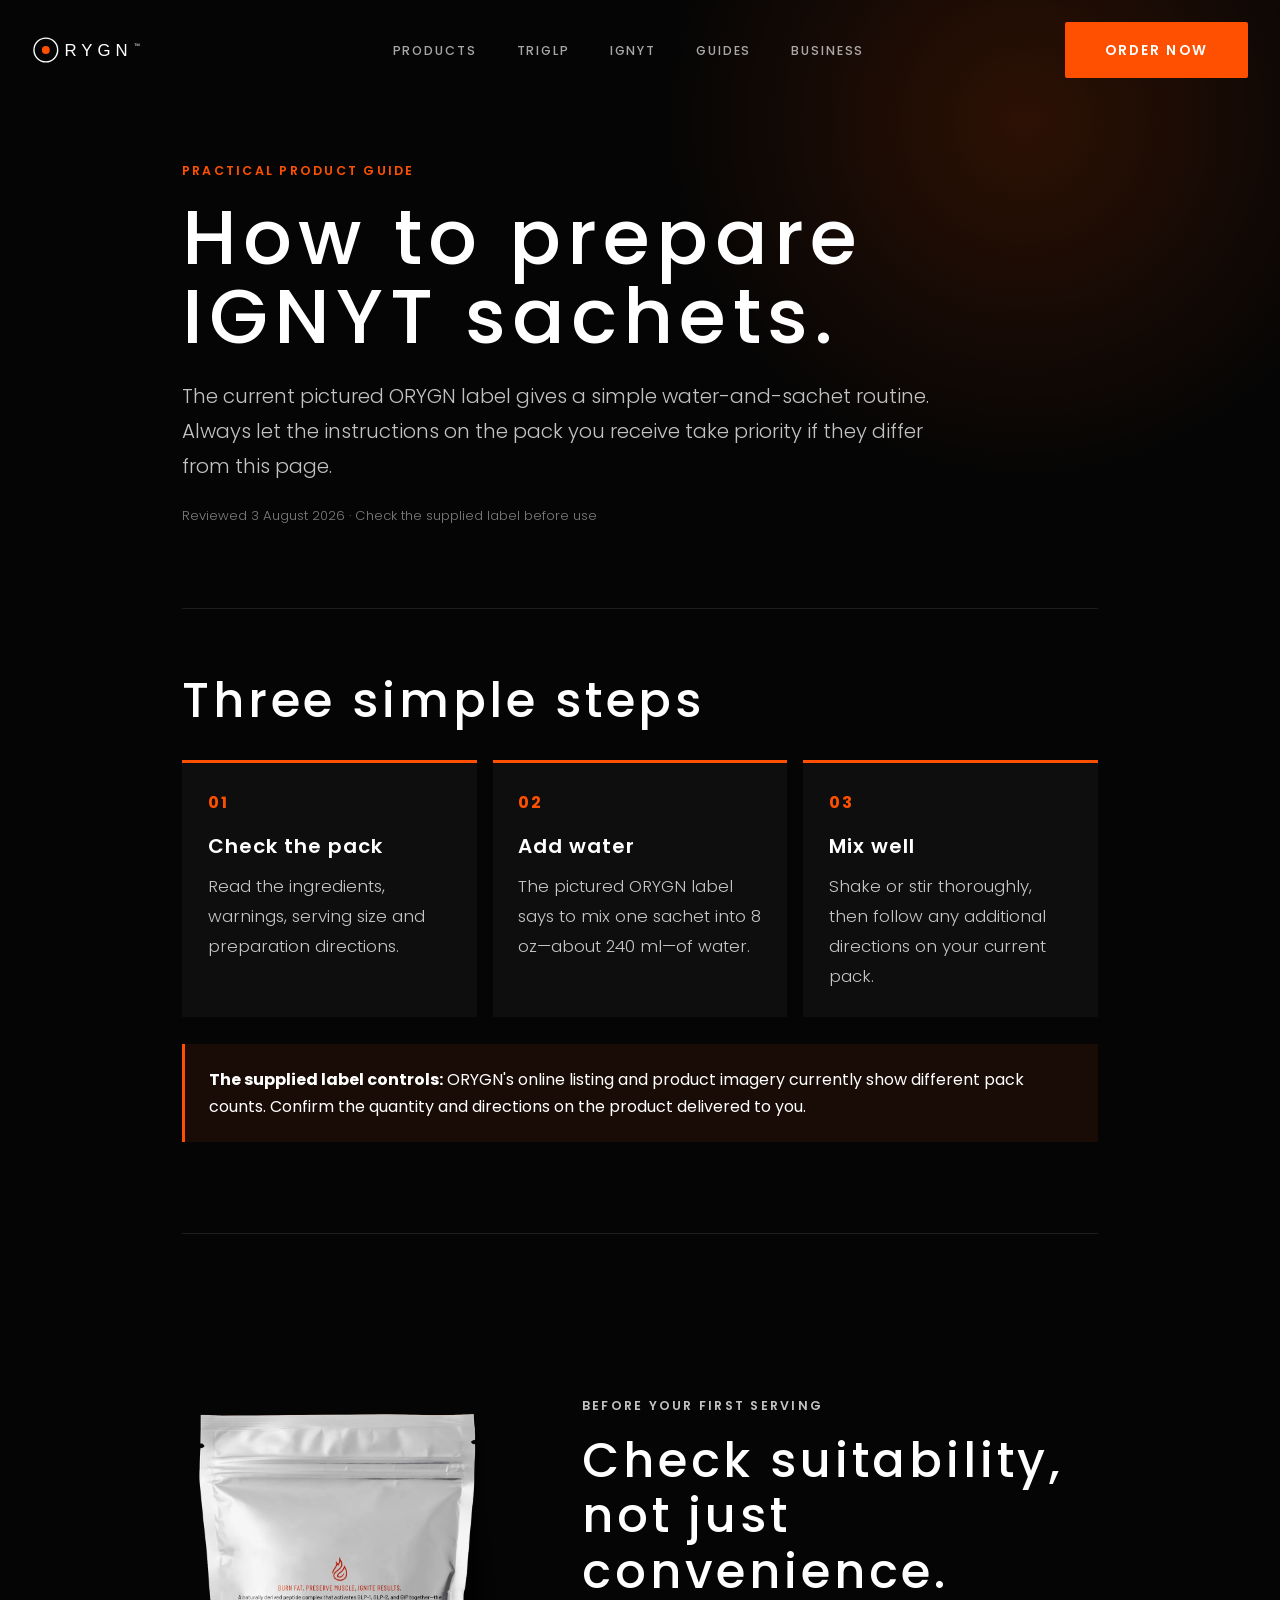
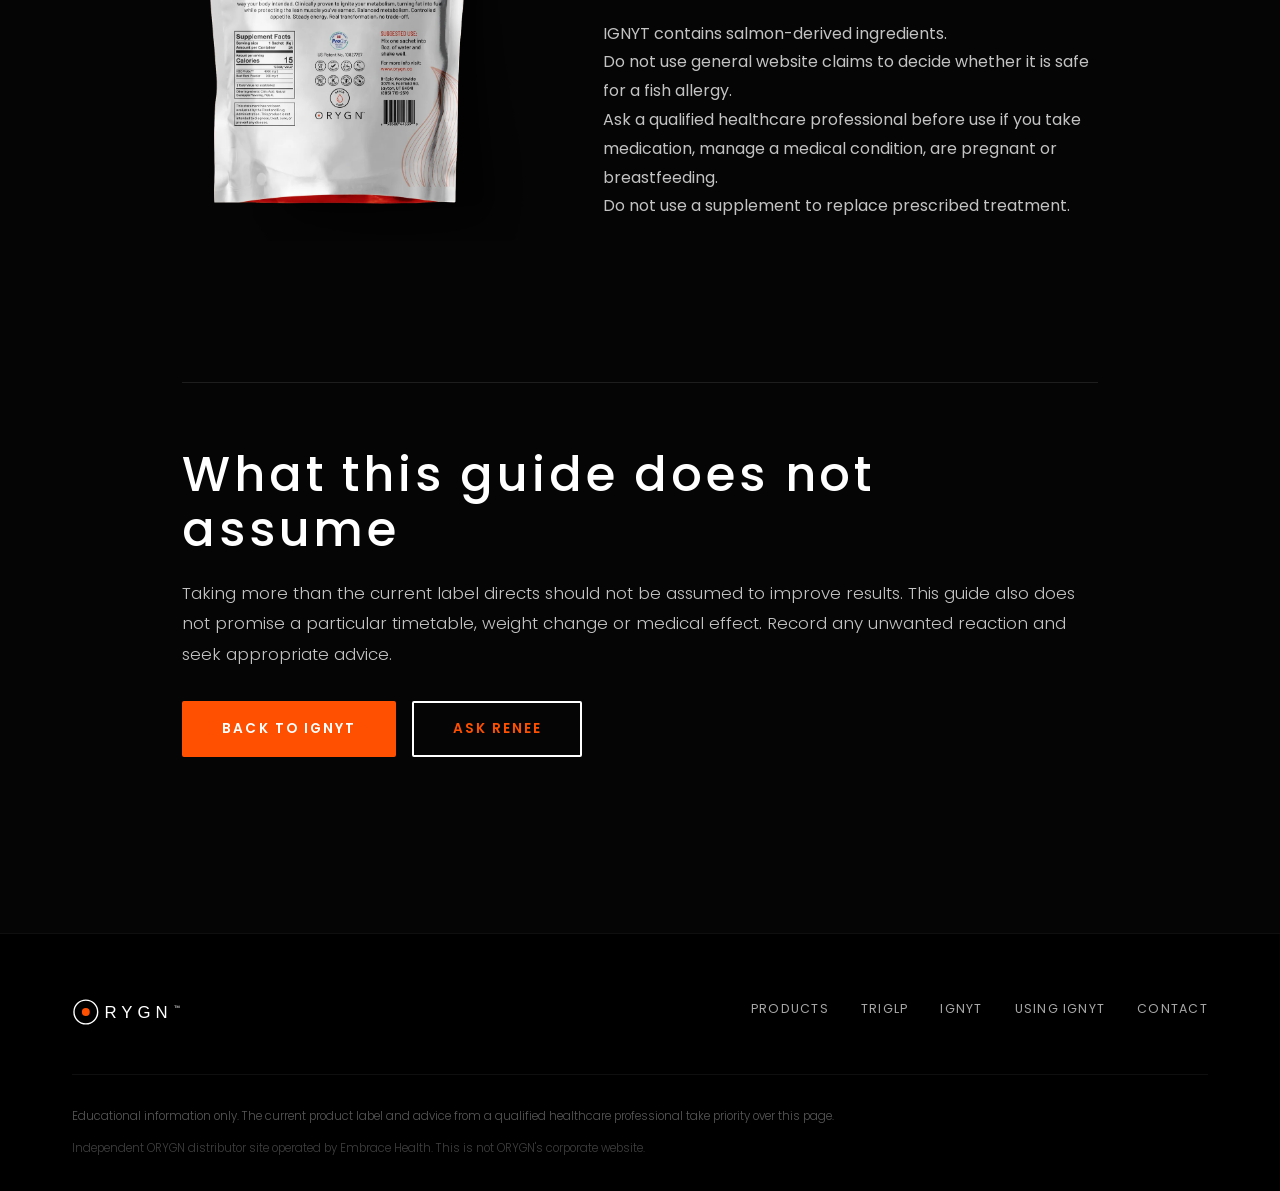
<file: how-to-use-ignyt.html>
<!DOCTYPE html>
<html lang="en"><head><meta charset="UTF-8"><meta name="viewport" content="width=device-width, initial-scale=1.0"><title>How to Use ORYGN IGNYT Sachets | Preparation &amp; Precautions</title><meta name="description" content="How to prepare ORYGN IGNYT sachets using the current label directions, plus storage, allergy and medication precautions."><meta name="author" content="Embrace Health"><meta name="robots" content="index, follow"><link rel="canonical" href="https://triglpwellness.com/how-to-use-ignyt.html"><link rel="icon" href="/favicon.ico" sizes="any"><link rel="stylesheet" href="css/styles.css"><link rel="stylesheet" href="css/guides.css"><script type="application/ld+json">{"@context":"https://schema.org","@type":"HowTo","name":"How to prepare ORYGN IGNYT","description":"Guide based on the current IGNYT pouch label.","dateModified":"2026-08-03","step":[{"@type":"HowToStep","name":"Check the label","text":"Confirm the current ingredients, warnings and directions on the pack supplied."},{"@type":"HowToStep","name":"Add water","text":"The pictured ORYGN label directs users to mix one sachet into 8 ounces, approximately 240 ml, of water."},{"@type":"HowToStep","name":"Mix well","text":"Shake or mix well, then follow any additional directions on the supplied label."}]}</script>  <meta property="og:type" content="website">
  <meta property="og:title" content="How to Use ORYGN IGNYT Sachets | Preparation &amp;amp; Precautions">
  <meta property="og:description" content="How to prepare ORYGN IGNYT sachets using the current label directions, plus storage, allergy and medication precautions.">
  <meta property="og:url" content="https://triglpwellness.com/how-to-use-ignyt.html">
  <meta name="twitter:card" content="summary_large_image">
</head>
<body class="guide-page"><nav class="nav" aria-label="Main navigation"><a href="index.html" class="nav-logo" aria-label="ORYGN home"><img src="assets/logo-orygn.svg" alt="ORYGN"></a><div class="nav-links" role="list"><a href="products.html" role="listitem">Products</a><a href="index.html" role="listitem">triGLP</a><a href="ignyt.html" role="listitem">IGNYT</a><a href="research-guide.html" role="listitem">Guides</a><a href="opportunity.html" role="listitem">Business</a></div><div class="nav-right"><a href="https://embracehealth.orygn.co/" target="_blank" rel="noopener" class="btn btn-primary">Order Now</a><button class="nav-hamburger" aria-label="Open menu" aria-expanded="false"><span></span><span></span><span></span></button></div></nav>
<header class="guide-hero"><div class="container"><p class="guide-kicker">Practical product guide</p><h1>How to prepare IGNYT sachets.</h1><p class="guide-lead">The current pictured ORYGN label gives a simple water-and-sachet routine. Always let the instructions on the pack you receive take priority if they differ from this page.</p><p class="guide-updated">Reviewed 3 August 2026 · Check the supplied label before use</p></div></header>
<main class="guide-main"><div class="container"><section class="guide-section"><h2>Three simple steps</h2><div class="use-steps"><article class="use-step"><span>01</span><h3>Check the pack</h3><p>Read the ingredients, warnings, serving size and preparation directions.</p></article><article class="use-step"><span>02</span><h3>Add water</h3><p>The pictured ORYGN label says to mix one sachet into 8 oz—about 240 ml—of water.</p></article><article class="use-step"><span>03</span><h3>Mix well</h3><p>Shake or stir thoroughly, then follow any additional directions on your current pack.</p></article></div><div class="guide-note"><strong>The supplied label controls:</strong> ORYGN's online listing and product imagery currently show different pack counts. Confirm the quantity and directions on the product delivered to you.</div></section>
<section class="guide-section"><div class="ignyt-split"><img class="ignyt-label-image" src="images/ignyt-back.webp" alt="Back of IGNYT pouch with suggested use and Supplement Facts" loading="lazy" width="1200" height="1200"><div><p class="guide-kicker">Before your first serving</p><h2>Check suitability, not just convenience.</h2><ul><li>IGNYT contains salmon-derived ingredients.</li><li>Do not use general website claims to decide whether it is safe for a fish allergy.</li><li>Ask a qualified healthcare professional before use if you take medication, manage a medical condition, are pregnant or breastfeeding.</li><li>Do not use a supplement to replace prescribed treatment.</li></ul></div></div></section>
<section class="guide-section"><h2>What this guide does not assume</h2><p>Taking more than the current label directs should not be assumed to improve results. This guide also does not promise a particular timetable, weight change or medical effect. Record any unwanted reaction and seek appropriate advice.</p><div class="guide-cta"><a href="ignyt.html" class="btn btn-primary">Back to IGNYT</a><a href="mailto:renee@embracehealth.co.nz" class="btn btn-outline">Ask Renee</a></div></section></div></main>
<footer><div class="container"><div class="footer-top"><a href="index.html" class="footer-logo"><img src="assets/logo-orygn.svg" alt="ORYGN"></a><nav class="footer-links" aria-label="Footer navigation"><a href="products.html">Products</a><a href="index.html">triGLP</a><a href="ignyt.html">IGNYT</a><a href="how-to-use-ignyt.html">Using IGNYT</a><a href="mailto:renee@embracehealth.co.nz">Contact</a></nav></div><div class="footer-bottom"><p class="footer-disclaimer">Educational information only. The current product label and advice from a qualified healthcare professional take priority over this page.</p><p class="footer-rights">Independent ORYGN distributor site operated by Embrace Health. This is not ORYGN's corporate website.</p></div></div></footer><script src="js/main.js"></script></body></html>
</file>
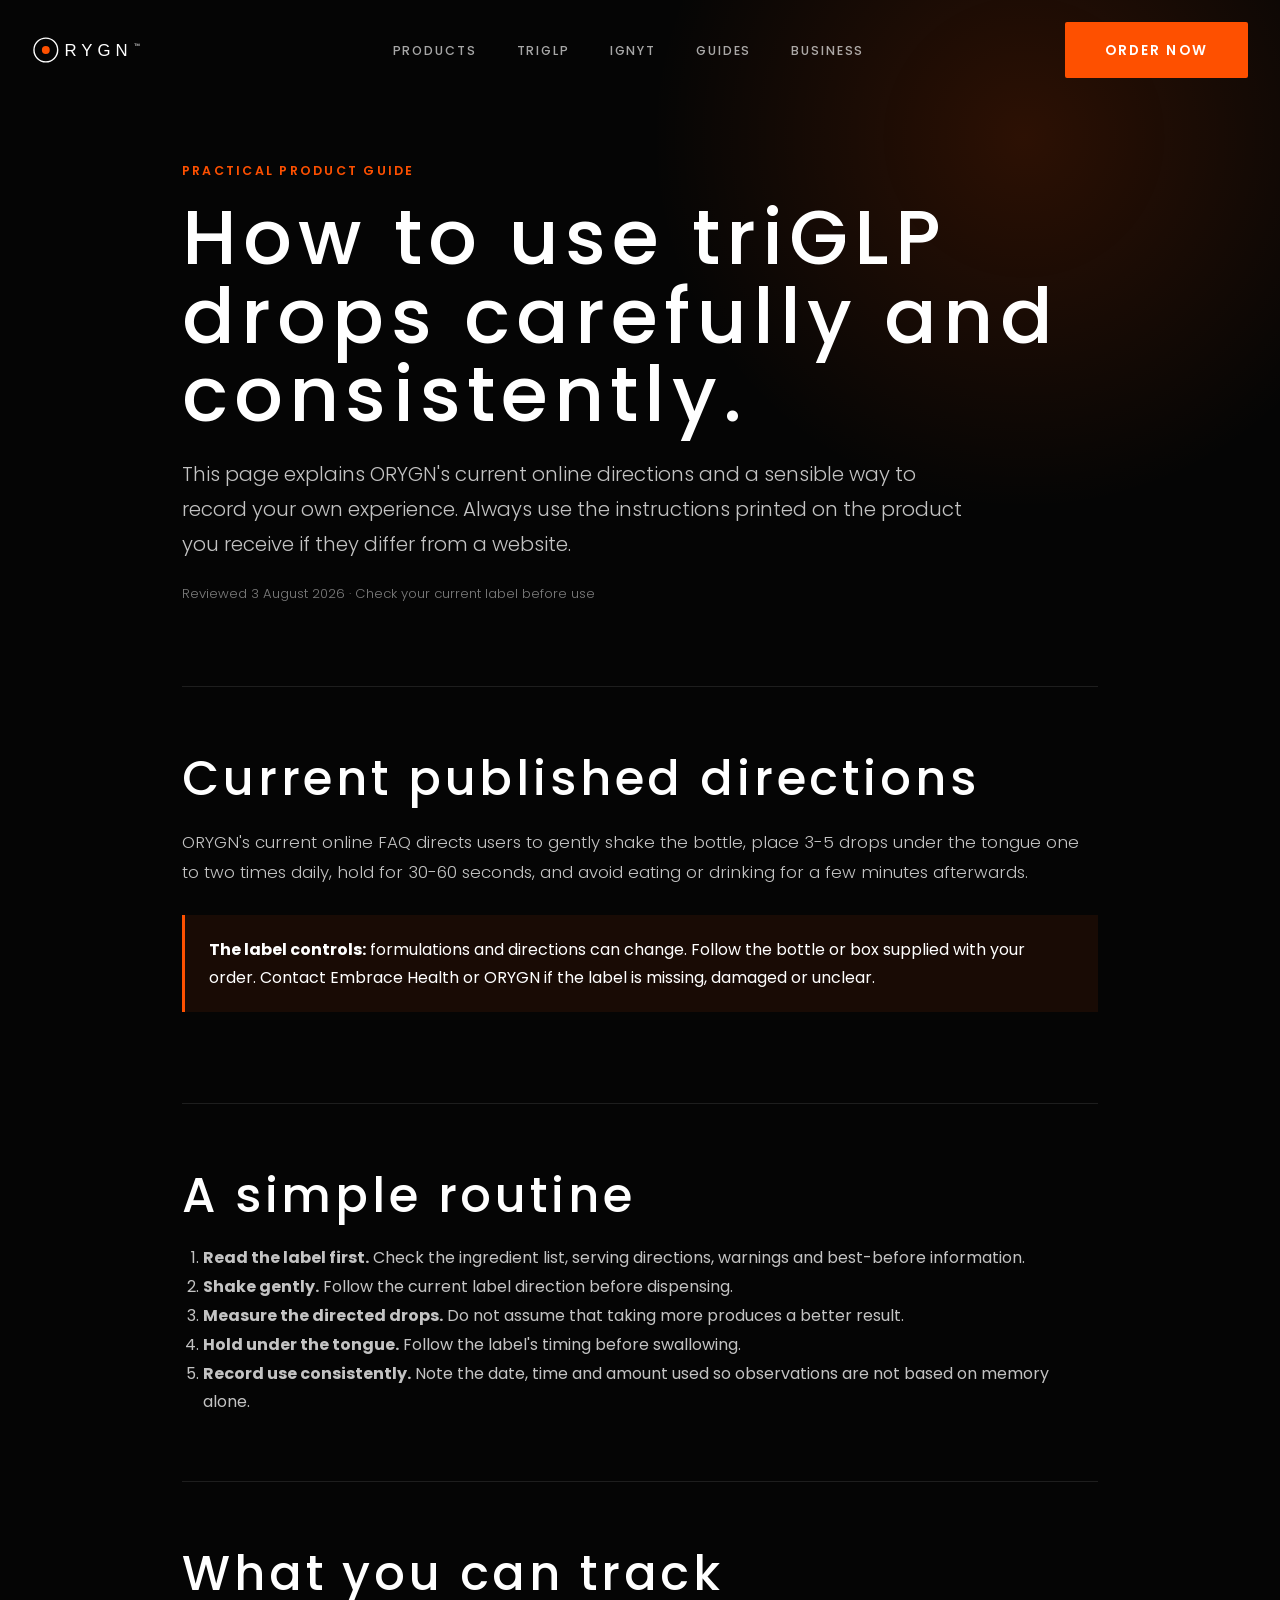
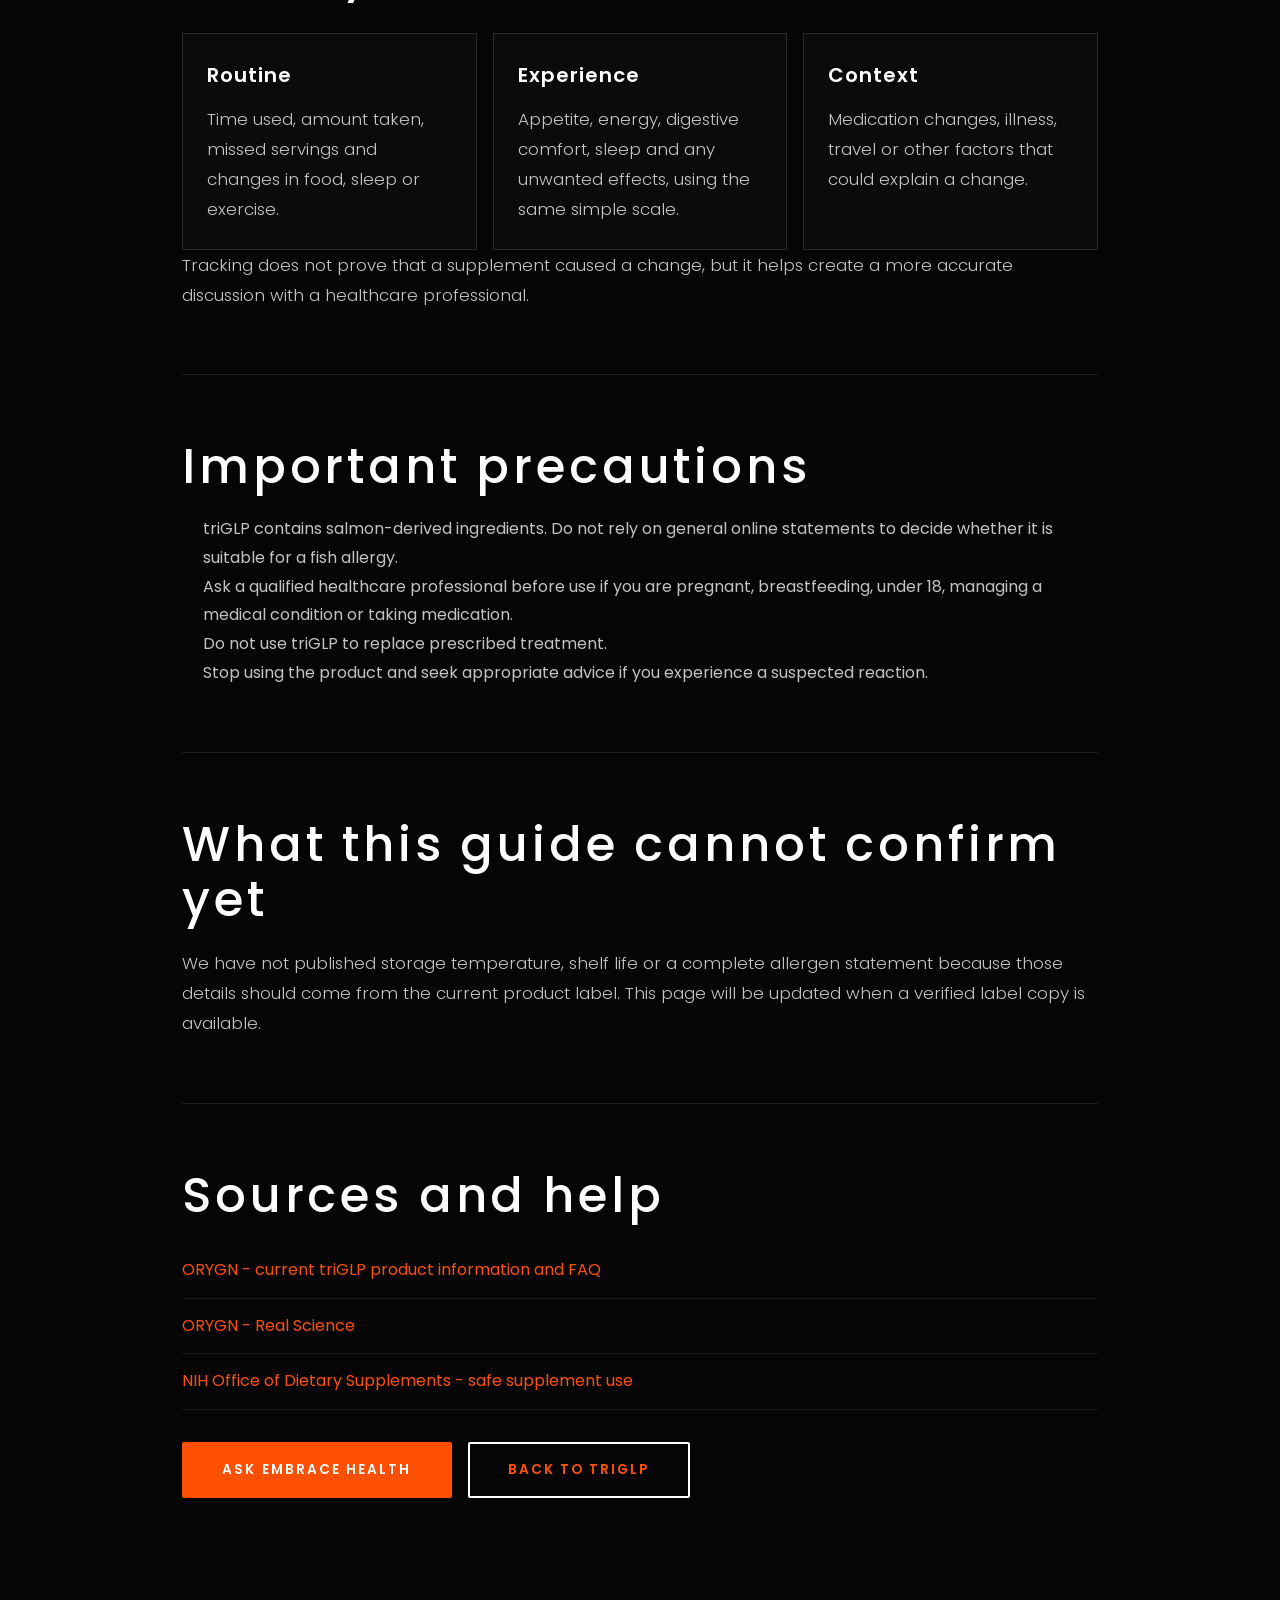
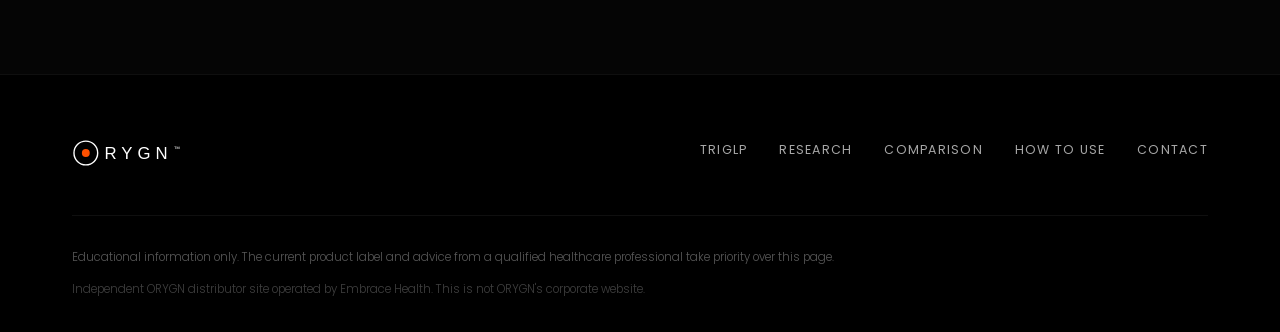
<file: how-to-use-triglp.html>
<!DOCTYPE html>
<html lang="en">
<head>
  <meta charset="UTF-8"><meta name="viewport" content="width=device-width, initial-scale=1.0">
  <title>How to Use ORYGN triGLP Drops | Directions &amp; Tracking</title>
  <meta name="description" content="How ORYGN currently directs customers to use triGLP drops, what to record, sensible precautions, and why the product label remains the controlling instruction.">
  <meta name="author" content="Embrace Health"><meta name="robots" content="index, follow"><link rel="canonical" href="https://triglpwellness.com/how-to-use-triglp.html">
  <link rel="icon" href="/favicon.ico" sizes="any"><link rel="stylesheet" href="css/styles.css"><link rel="stylesheet" href="css/guides.css">
  <script type="application/ld+json">{"@context":"https://schema.org","@type":"HowTo","name":"How to use ORYGN triGLP drops","description":"A guide to ORYGN's published triGLP directions and sensible tracking.","dateModified":"2026-08-03","step":[{"@type":"HowToStep","name":"Check the label","text":"Read the current product label and follow it if it differs from online information."},{"@type":"HowToStep","name":"Use as directed","text":"ORYGN's current online direction is to place the directed number of drops under the tongue and hold before swallowing."},{"@type":"HowToStep","name":"Track consistently","text":"Record use and observations without assuming a guaranteed timetable or outcome."}]}</script>
  <meta property="og:type" content="website">
  <meta property="og:title" content="How to Use ORYGN triGLP Drops | Directions &amp;amp; Tracking">
  <meta property="og:description" content="How ORYGN currently directs customers to use triGLP drops, what to record, sensible precautions, and why the product label remains the controlling instruction.">
  <meta property="og:url" content="https://triglpwellness.com/how-to-use-triglp.html">
  <meta name="twitter:card" content="summary_large_image">
</head>
<body class="guide-page">
  <nav class="nav" aria-label="Main navigation"><a href="index.html" class="nav-logo" aria-label="ORYGN home"><img src="assets/logo-orygn.svg" alt="ORYGN"></a><div class="nav-links" role="list"><a href="products.html" role="listitem">Products</a><a href="index.html" role="listitem">triGLP</a><a href="ignyt.html" role="listitem">IGNYT</a><a href="research-guide.html" role="listitem">Guides</a><a href="opportunity.html" role="listitem">Business</a></div><div class="nav-right"><a href="https://embracehealth.orygn.co/" target="_blank" rel="noopener" class="btn btn-primary">Order Now</a><button class="nav-hamburger" aria-label="Open menu" aria-expanded="false"><span></span><span></span><span></span></button></div></nav>
  <header class="guide-hero"><div class="container"><p class="guide-kicker">Practical product guide</p><h1>How to use triGLP drops carefully and consistently.</h1><p class="guide-lead">This page explains ORYGN's current online directions and a sensible way to record your own experience. Always use the instructions printed on the product you receive if they differ from a website.</p><p class="guide-updated">Reviewed 3 August 2026 · Check your current label before use</p></div></header>
  <main class="guide-main"><div class="container">
    <section class="guide-section"><h2>Current published directions</h2><p>ORYGN's current online FAQ directs users to gently shake the bottle, place 3-5 drops under the tongue one to two times daily, hold for 30-60 seconds, and avoid eating or drinking for a few minutes afterwards.</p><div class="guide-note"><strong>The label controls:</strong> formulations and directions can change. Follow the bottle or box supplied with your order. Contact Embrace Health or ORYGN if the label is missing, damaged or unclear.</div></section>
    <section class="guide-section"><h2>A simple routine</h2><ol><li><strong>Read the label first.</strong> Check the ingredient list, serving directions, warnings and best-before information.</li><li><strong>Shake gently.</strong> Follow the current label direction before dispensing.</li><li><strong>Measure the directed drops.</strong> Do not assume that taking more produces a better result.</li><li><strong>Hold under the tongue.</strong> Follow the label's timing before swallowing.</li><li><strong>Record use consistently.</strong> Note the date, time and amount used so observations are not based on memory alone.</li></ol></section>
    <section class="guide-section"><h2>What you can track</h2><div class="guide-grid"><article class="guide-card"><h3>Routine</h3><p>Time used, amount taken, missed servings and changes in food, sleep or exercise.</p></article><article class="guide-card"><h3>Experience</h3><p>Appetite, energy, digestive comfort, sleep and any unwanted effects, using the same simple scale.</p></article><article class="guide-card"><h3>Context</h3><p>Medication changes, illness, travel or other factors that could explain a change.</p></article></div><p>Tracking does not prove that a supplement caused a change, but it helps create a more accurate discussion with a healthcare professional.</p></section>
    <section class="guide-section"><h2>Important precautions</h2><ul><li>triGLP contains salmon-derived ingredients. Do not rely on general online statements to decide whether it is suitable for a fish allergy.</li><li>Ask a qualified healthcare professional before use if you are pregnant, breastfeeding, under 18, managing a medical condition or taking medication.</li><li>Do not use triGLP to replace prescribed treatment.</li><li>Stop using the product and seek appropriate advice if you experience a suspected reaction.</li></ul></section>
    <section class="guide-section"><h2>What this guide cannot confirm yet</h2><p>We have not published storage temperature, shelf life or a complete allergen statement because those details should come from the current product label. This page will be updated when a verified label copy is available.</p></section>
    <section class="guide-section"><h2>Sources and help</h2><ul class="guide-sources"><li><a href="https://0.orygn.co/triglp" target="_blank" rel="noopener">ORYGN - current triGLP product information and FAQ</a></li><li><a href="https://0.orygn.co/real-science" target="_blank" rel="noopener">ORYGN - Real Science</a></li><li><a href="https://ods.od.nih.gov/factsheets/dietarysupplements-Consumer/" target="_blank" rel="noopener">NIH Office of Dietary Supplements - safe supplement use</a></li></ul><div class="guide-cta"><a href="mailto:renee@embracehealth.co.nz" class="btn btn-primary">Ask Embrace Health</a><a href="index.html" class="btn btn-outline">Back to triGLP</a></div></section>
  </div></main>
  <footer><div class="container"><div class="footer-top"><a href="index.html" class="footer-logo"><img src="assets/logo-orygn.svg" alt="ORYGN"></a><nav class="footer-links" aria-label="Footer navigation"><a href="index.html">triGLP</a><a href="research-guide.html">Research</a><a href="triglp-vs-glp1.html">Comparison</a><a href="how-to-use-triglp.html">How to Use</a><a href="mailto:renee@embracehealth.co.nz">Contact</a></nav></div><div class="footer-bottom"><p class="footer-disclaimer">Educational information only. The current product label and advice from a qualified healthcare professional take priority over this page.</p><p class="footer-rights">Independent ORYGN distributor site operated by Embrace Health. This is not ORYGN's corporate website.</p></div></div></footer><script src="js/main.js"></script>
</body></html>
</file>
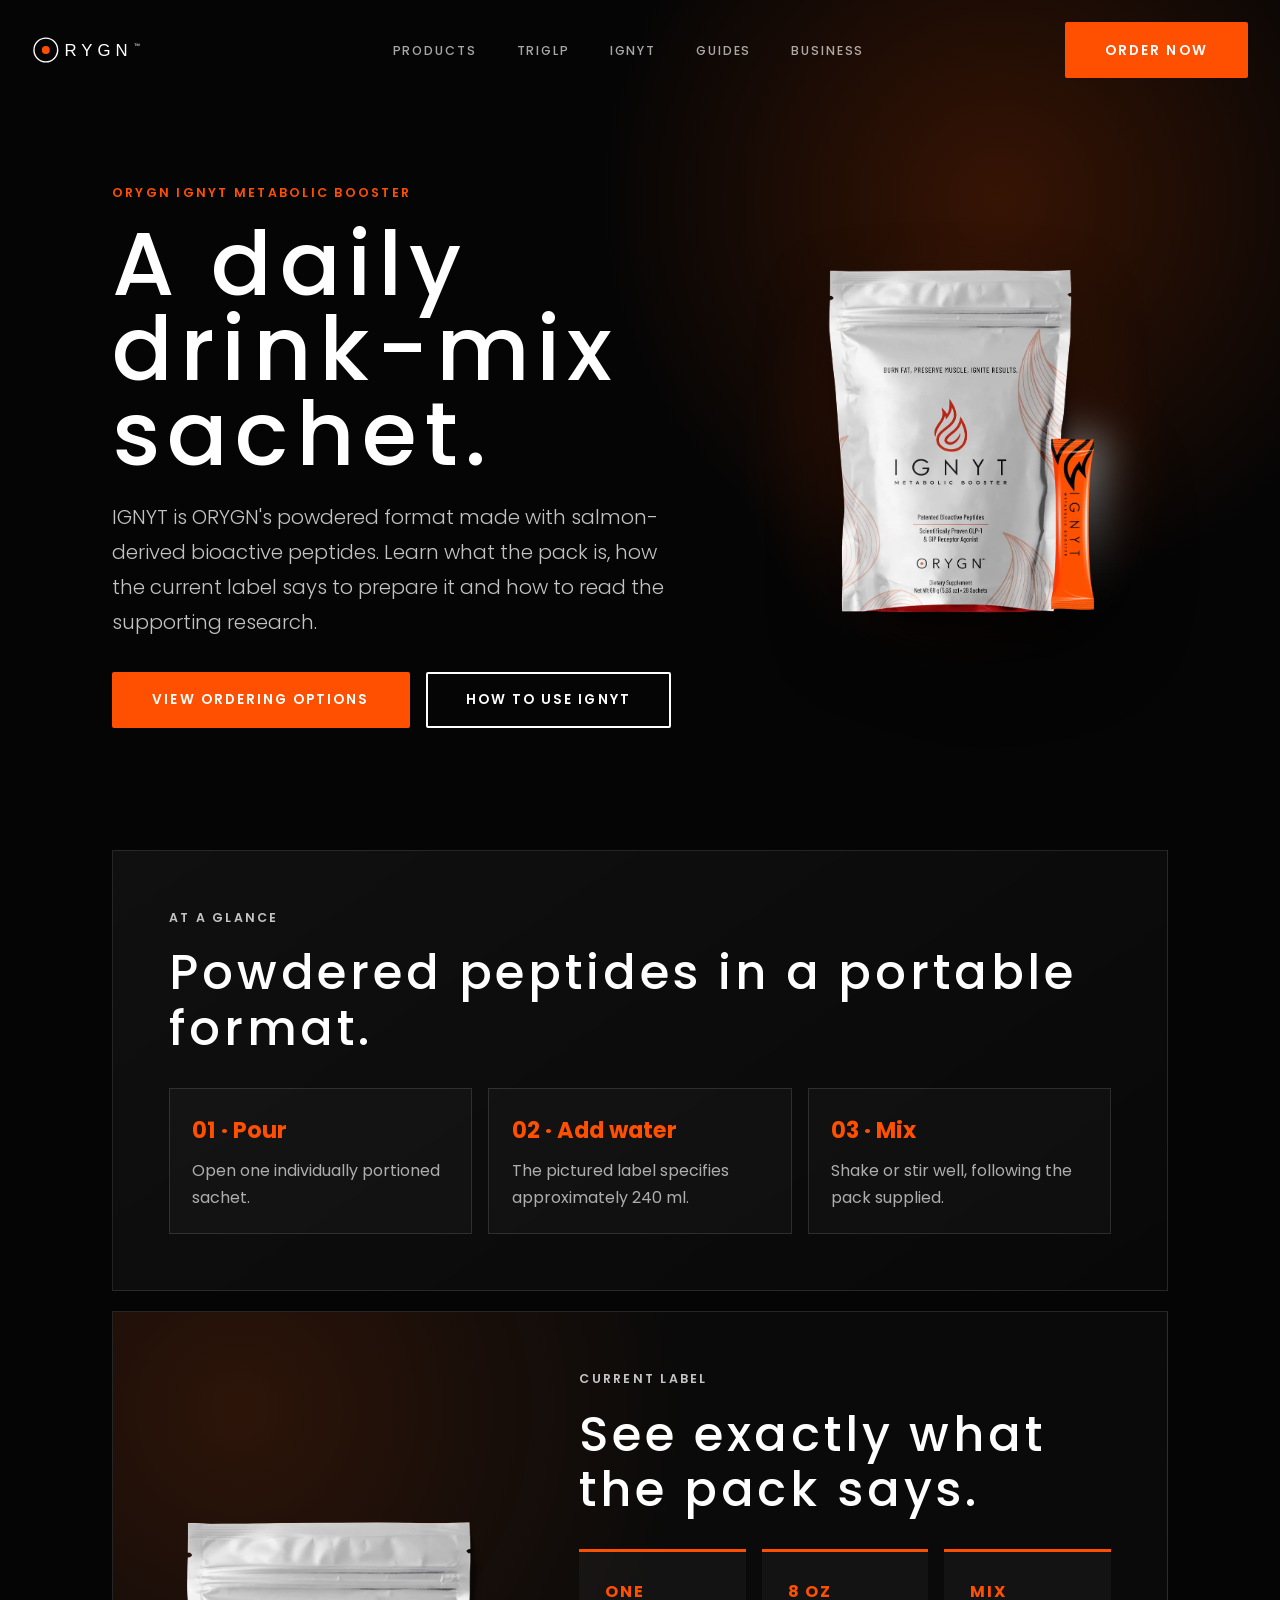
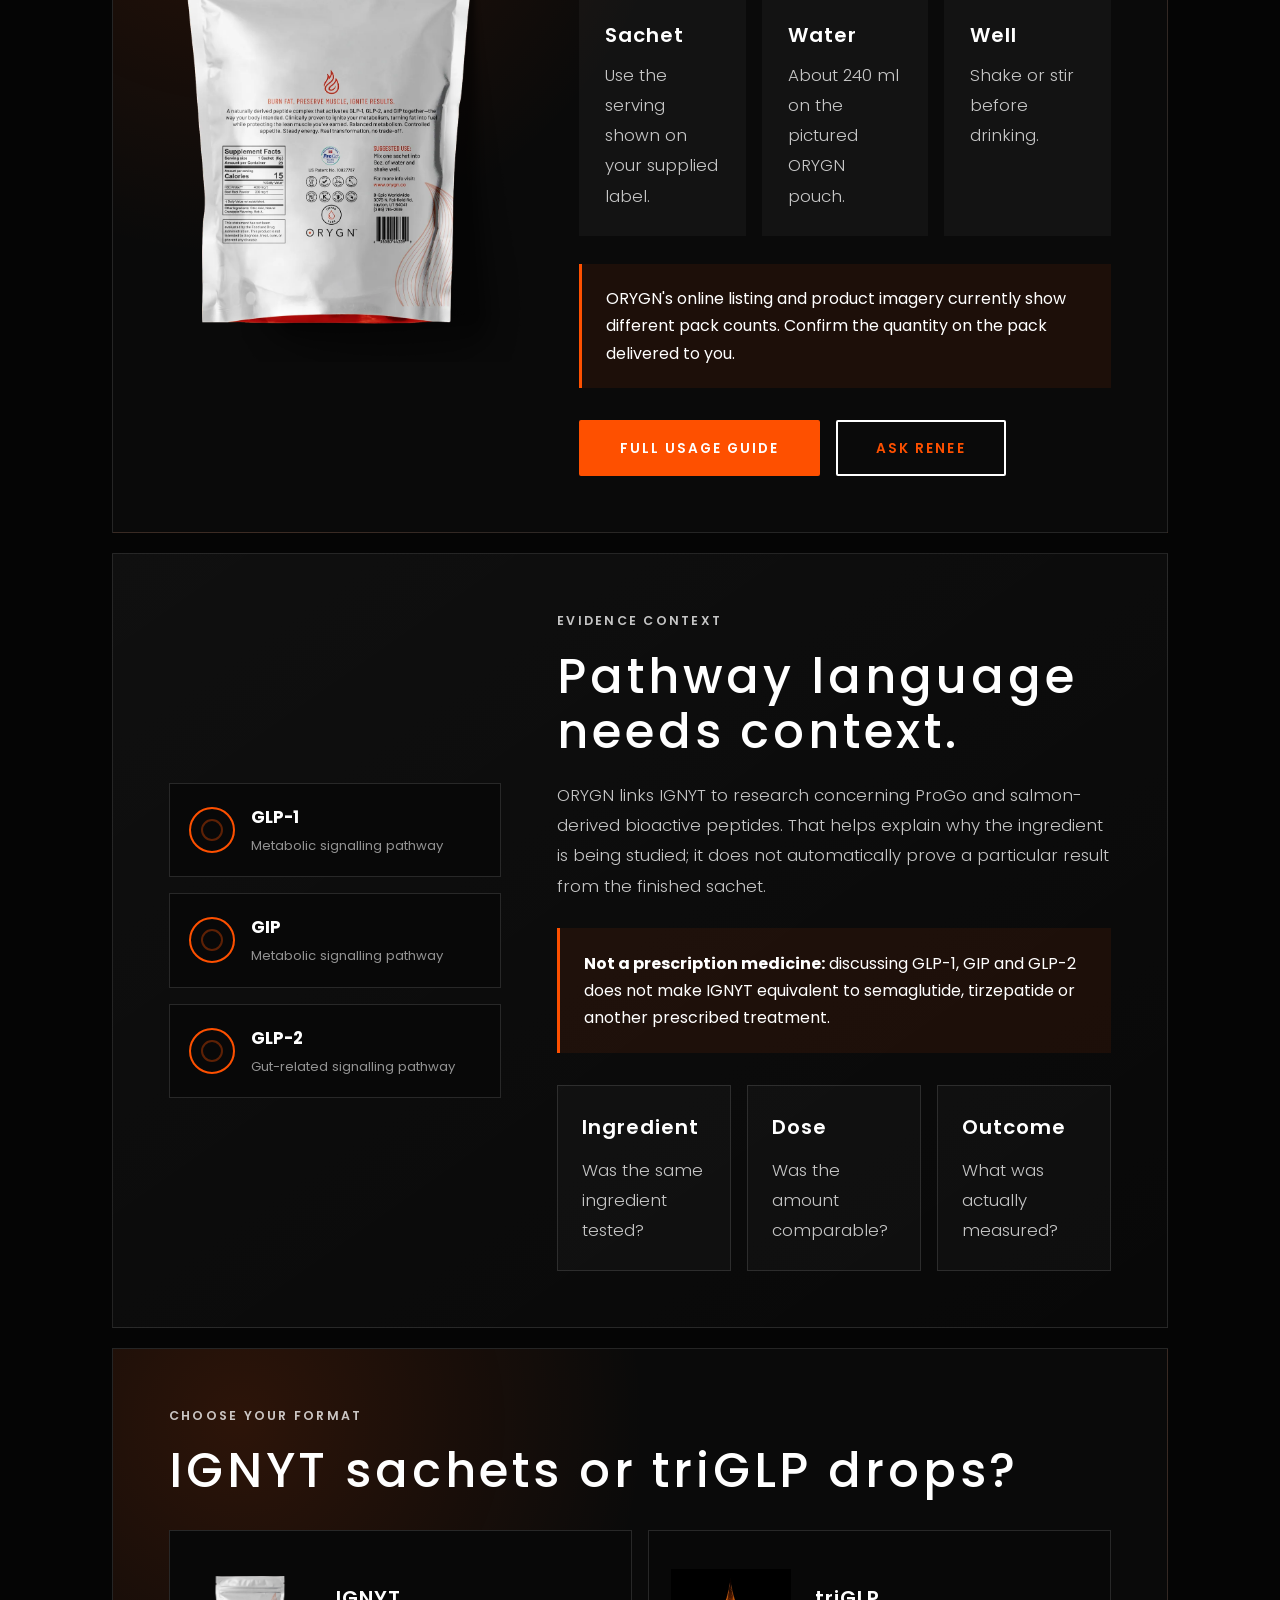
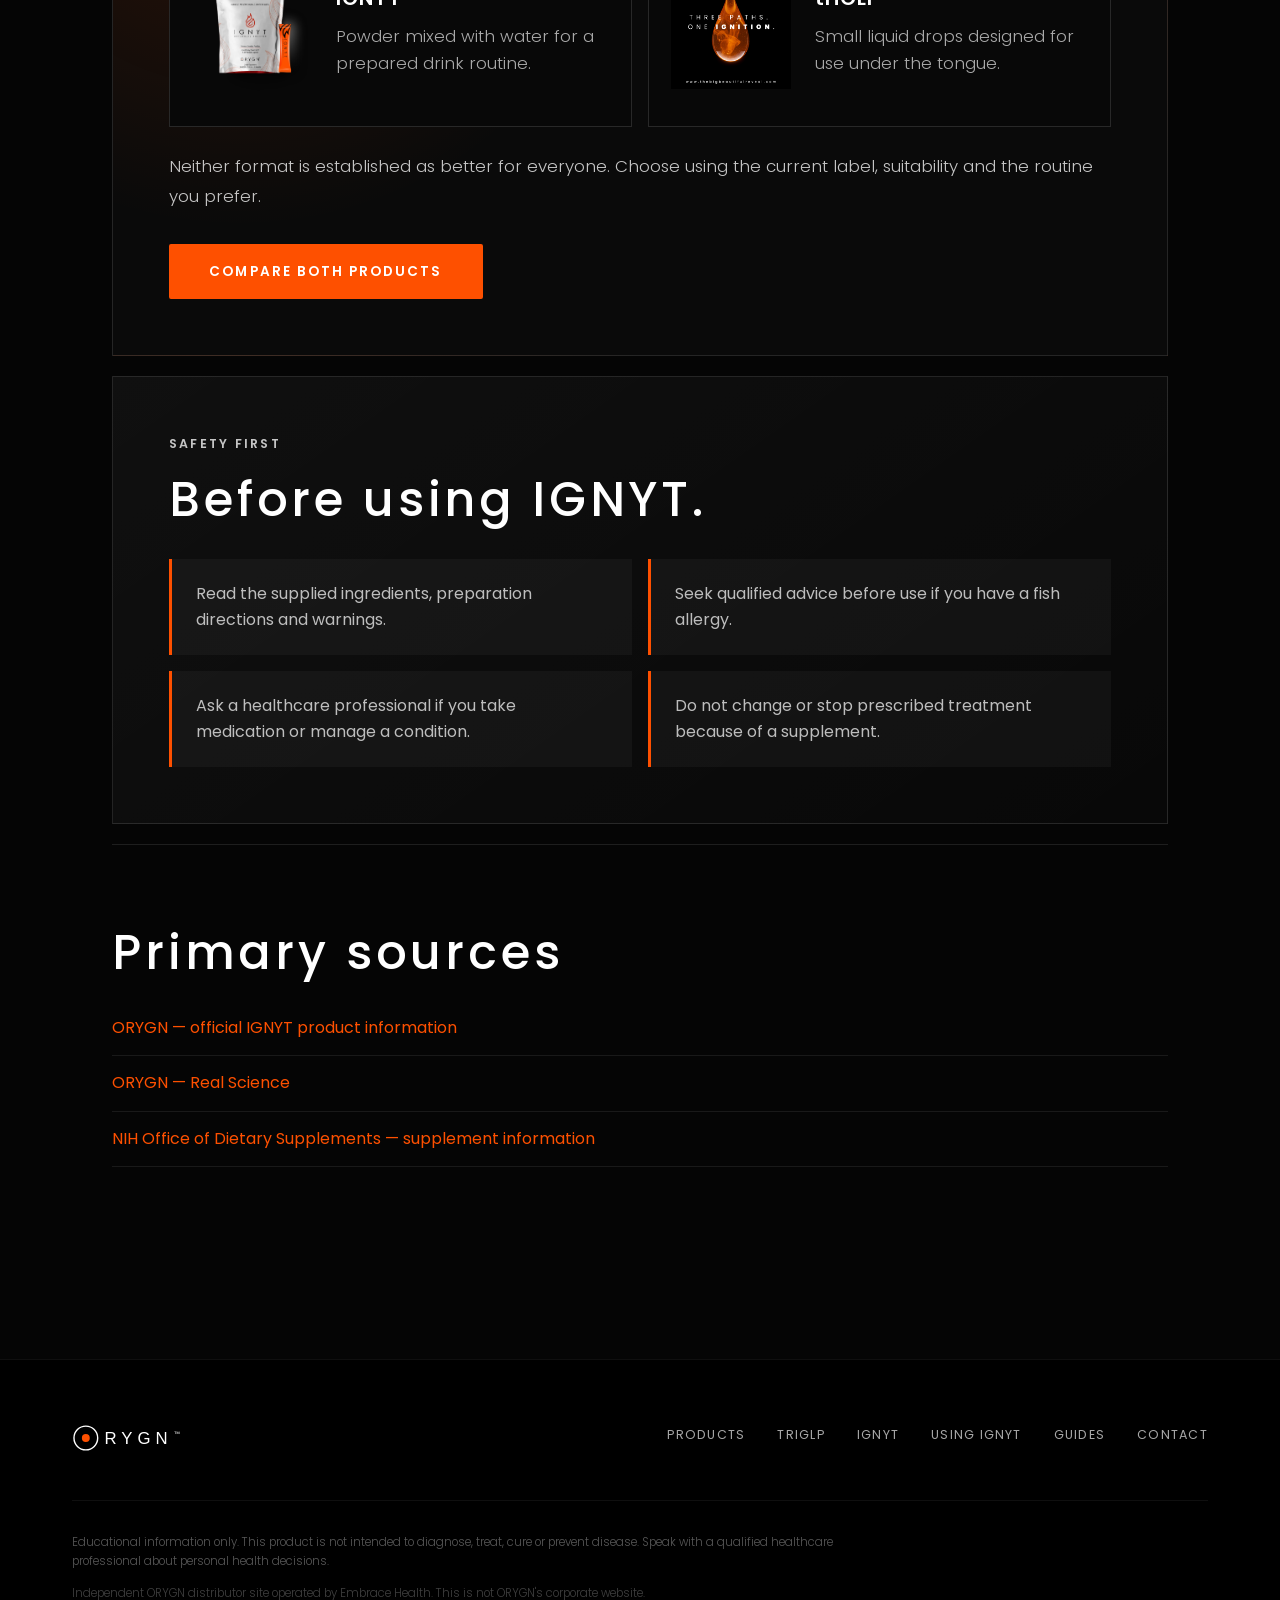
<file: ignyt.html>
<!DOCTYPE html>
<html lang="en">
<head>
  <meta charset="UTF-8"><meta name="viewport" content="width=device-width, initial-scale=1.0">
  <title>ORYGN IGNYT Sachets | Format, Ingredients &amp; How to Use</title>
  <meta name="description" content="Independent guide to ORYGN IGNYT Metabolic Booster: drink-mix sachet format, label directions, research context, precautions and international ordering.">
  <meta name="author" content="Embrace Health"><meta name="robots" content="index, follow">
  <link rel="canonical" href="https://triglpwellness.com/ignyt.html"><link rel="icon" href="/favicon.ico" sizes="any">
  <meta property="og:type" content="website"><meta property="og:url" content="https://triglpwellness.com/ignyt.html"><meta property="og:title" content="ORYGN IGNYT Sachets | Independent Product Guide"><meta property="og:description" content="Understand the IGNYT drink-mix format, label directions, evidence limits and precautions."><meta property="og:image" content="https://triglpwellness.com/images/ignyt-front.webp">
  <link rel="stylesheet" href="css/styles.css"><link rel="stylesheet" href="css/guides.css">
  <script type="application/ld+json">{"@context":"https://schema.org","@type":"WebPage","name":"ORYGN IGNYT sachets: independent guide","description":"Independent guide to the IGNYT drink-mix format, label directions, evidence context and ordering.","about":{"@type":"Thing","name":"ORYGN IGNYT Metabolic Booster","description":"Drink-mix supplement in individual sachets containing Norwegian salmon-derived bioactive peptides."},"image":"https://triglpwellness.com/images/ignyt-front.webp","url":"https://triglpwellness.com/ignyt.html"}</script>
  <meta name="twitter:card" content="summary_large_image">
</head>
<body class="guide-page ignyt-page">
  <nav class="nav" aria-label="Main navigation"><a href="index.html" class="nav-logo" aria-label="ORYGN home"><img src="assets/logo-orygn.svg" alt="ORYGN"></a><div class="nav-links" role="list"><a href="products.html" role="listitem">Products</a><a href="index.html" role="listitem">triGLP</a><a href="ignyt.html" role="listitem">IGNYT</a><a href="research-guide.html" role="listitem">Guides</a><a href="opportunity.html" role="listitem">Business</a></div><div class="nav-right"><a href="https://embracehealth.orygn.co/" target="_blank" rel="noopener" class="btn btn-primary">Order Now</a><button class="nav-hamburger" aria-label="Open menu" aria-expanded="false"><span></span><span></span><span></span></button></div></nav>
  <header class="product-hero"><div class="container"><div class="product-hero-grid"><div><p class="guide-kicker">ORYGN IGNYT Metabolic Booster</p><h1>A daily drink-mix sachet.</h1><p class="guide-lead">IGNYT is ORYGN's powdered format made with salmon-derived bioactive peptides. Learn what the pack is, how the current label says to prepare it and how to read the supporting research.</p><div class="guide-cta"><a href="https://embracehealth.orygn.co/" target="_blank" rel="noopener" class="btn btn-primary">View ordering options</a><a href="how-to-use-ignyt.html" class="btn btn-outline">How to use IGNYT</a></div></div><div class="ignyt-hero-media"><img src="images/ignyt-front.webp" alt="ORYGN IGNYT pouch and individual drink-mix sachet" width="1200" height="1200"></div></div></div></header>
  <main class="guide-main"><div class="container">
    <section class="guide-section ignyt-panel"><p class="guide-kicker">At a glance</p><h2>Powdered peptides in a portable format.</h2><div class="ignyt-fact-row"><div class="ignyt-fact"><strong>01 · Pour</strong><span>Open one individually portioned sachet.</span></div><div class="ignyt-fact"><strong>02 · Add water</strong><span>The pictured label specifies approximately 240 ml.</span></div><div class="ignyt-fact"><strong>03 · Mix</strong><span>Shake or stir well, following the pack supplied.</span></div></div></section>
    <section class="guide-section ignyt-panel ignyt-panel--warm"><div class="ignyt-split"><img class="ignyt-label-image" src="images/ignyt-back.webp" alt="Back of the ORYGN IGNYT pouch showing Supplement Facts and suggested use" loading="lazy" width="1200" height="1200"><div><p class="guide-kicker">Current label</p><h2>See exactly what the pack says.</h2><div class="use-steps"><article class="use-step"><span>ONE</span><h3>Sachet</h3><p>Use the serving shown on your supplied label.</p></article><article class="use-step"><span>8 OZ</span><h3>Water</h3><p>About 240 ml on the pictured ORYGN pouch.</p></article><article class="use-step"><span>MIX</span><h3>Well</h3><p>Shake or stir before drinking.</p></article></div><div class="guide-note">ORYGN's online listing and product imagery currently show different pack counts. Confirm the quantity on the pack delivered to you.</div><div class="guide-cta"><a href="how-to-use-ignyt.html" class="btn btn-primary">Full usage guide</a><a href="mailto:renee@embracehealth.co.nz" class="btn btn-outline">Ask Renee</a></div></div></div></section>
    <section class="guide-section ignyt-panel"><div class="ignyt-evidence-layout"><div class="pathway-visual" aria-label="Pathways discussed by ORYGN"><div class="pathway-node"><div><strong>GLP-1</strong><span>Metabolic signalling pathway</span></div></div><div class="pathway-node"><div><strong>GIP</strong><span>Metabolic signalling pathway</span></div></div><div class="pathway-node"><div><strong>GLP-2</strong><span>Gut-related signalling pathway</span></div></div></div><div><p class="guide-kicker">Evidence context</p><h2>Pathway language needs context.</h2><p>ORYGN links IGNYT to research concerning ProGo and salmon-derived bioactive peptides. That helps explain why the ingredient is being studied; it does not automatically prove a particular result from the finished sachet.</p><div class="guide-note"><strong>Not a prescription medicine:</strong> discussing GLP-1, GIP and GLP-2 does not make IGNYT equivalent to semaglutide, tirzepatide or another prescribed treatment.</div><div class="guide-grid"><article class="guide-card"><h3>Ingredient</h3><p>Was the same ingredient tested?</p></article><article class="guide-card"><h3>Dose</h3><p>Was the amount comparable?</p></article><article class="guide-card"><h3>Outcome</h3><p>What was actually measured?</p></article></div></div></div></section>
    <section class="guide-section ignyt-panel ignyt-panel--warm"><p class="guide-kicker">Choose your format</p><h2>IGNYT sachets or triGLP drops?</h2><div class="format-visual-grid"><article class="format-visual-card"><img src="images/ignyt-front.webp" alt="IGNYT pouch and sachet" loading="lazy"><div><h3>IGNYT</h3><p>Powder mixed with water for a prepared drink routine.</p></div></article><article class="format-visual-card"><img src="images/3 Paths in One Drop.png" alt="triGLP drops" loading="lazy"><div><h3>triGLP</h3><p>Small liquid drops designed for use under the tongue.</p></div></article></div><p style="margin-top:1.5rem;">Neither format is established as better for everyone. Choose using the current label, suitability and the routine you prefer.</p><div class="guide-cta"><a href="products.html" class="btn btn-primary">Compare both products</a></div></section>
    <section class="guide-section ignyt-panel"><p class="guide-kicker">Safety first</p><h2>Before using IGNYT.</h2><div class="safety-grid"><div class="safety-item">Read the supplied ingredients, preparation directions and warnings.</div><div class="safety-item">Seek qualified advice before use if you have a fish allergy.</div><div class="safety-item">Ask a healthcare professional if you take medication or manage a condition.</div><div class="safety-item">Do not change or stop prescribed treatment because of a supplement.</div></div></section>
    <section class="guide-section"><h2>Primary sources</h2><ul class="guide-sources"><li><a href="https://0.orygn.co/ignyt" target="_blank" rel="noopener">ORYGN — official IGNYT product information</a></li><li><a href="https://0.orygn.co/real-science" target="_blank" rel="noopener">ORYGN — Real Science</a></li><li><a href="https://ods.od.nih.gov/factsheets/dietarysupplements-Consumer/" target="_blank" rel="noopener">NIH Office of Dietary Supplements — supplement information</a></li></ul></section>
  </div></main>
  <footer><div class="container"><div class="footer-top"><a href="index.html" class="footer-logo"><img src="assets/logo-orygn.svg" alt="ORYGN"></a><nav class="footer-links" aria-label="Footer navigation"><a href="products.html">Products</a><a href="index.html">triGLP</a><a href="ignyt.html">IGNYT</a><a href="how-to-use-ignyt.html">Using IGNYT</a><a href="research-guide.html">Guides</a><a href="mailto:renee@embracehealth.co.nz">Contact</a></nav></div><div class="footer-bottom"><p class="footer-disclaimer">Educational information only. This product is not intended to diagnose, treat, cure or prevent disease. Speak with a qualified healthcare professional about personal health decisions.</p><p class="footer-rights">Independent ORYGN distributor site operated by Embrace Health. This is not ORYGN's corporate website.</p></div></div></footer><script src="js/main.js"></script>
</body></html>
</file>
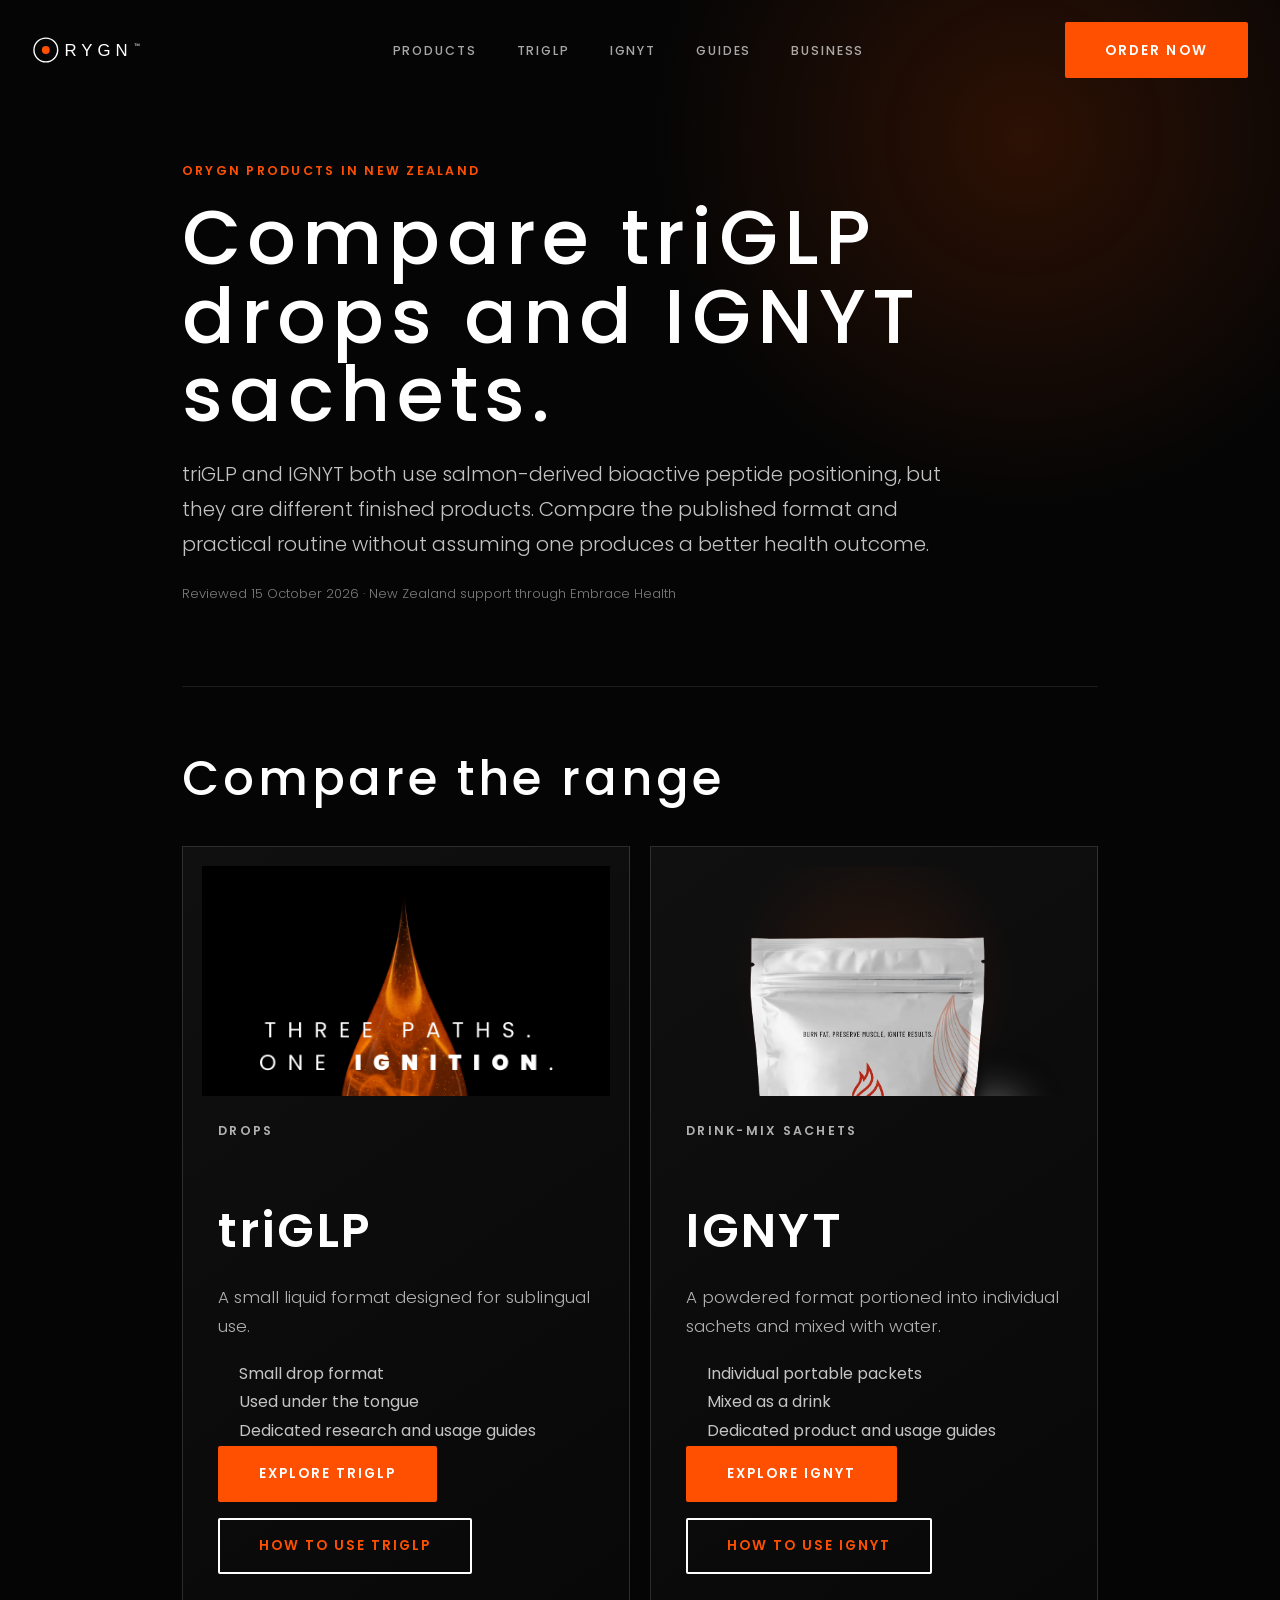
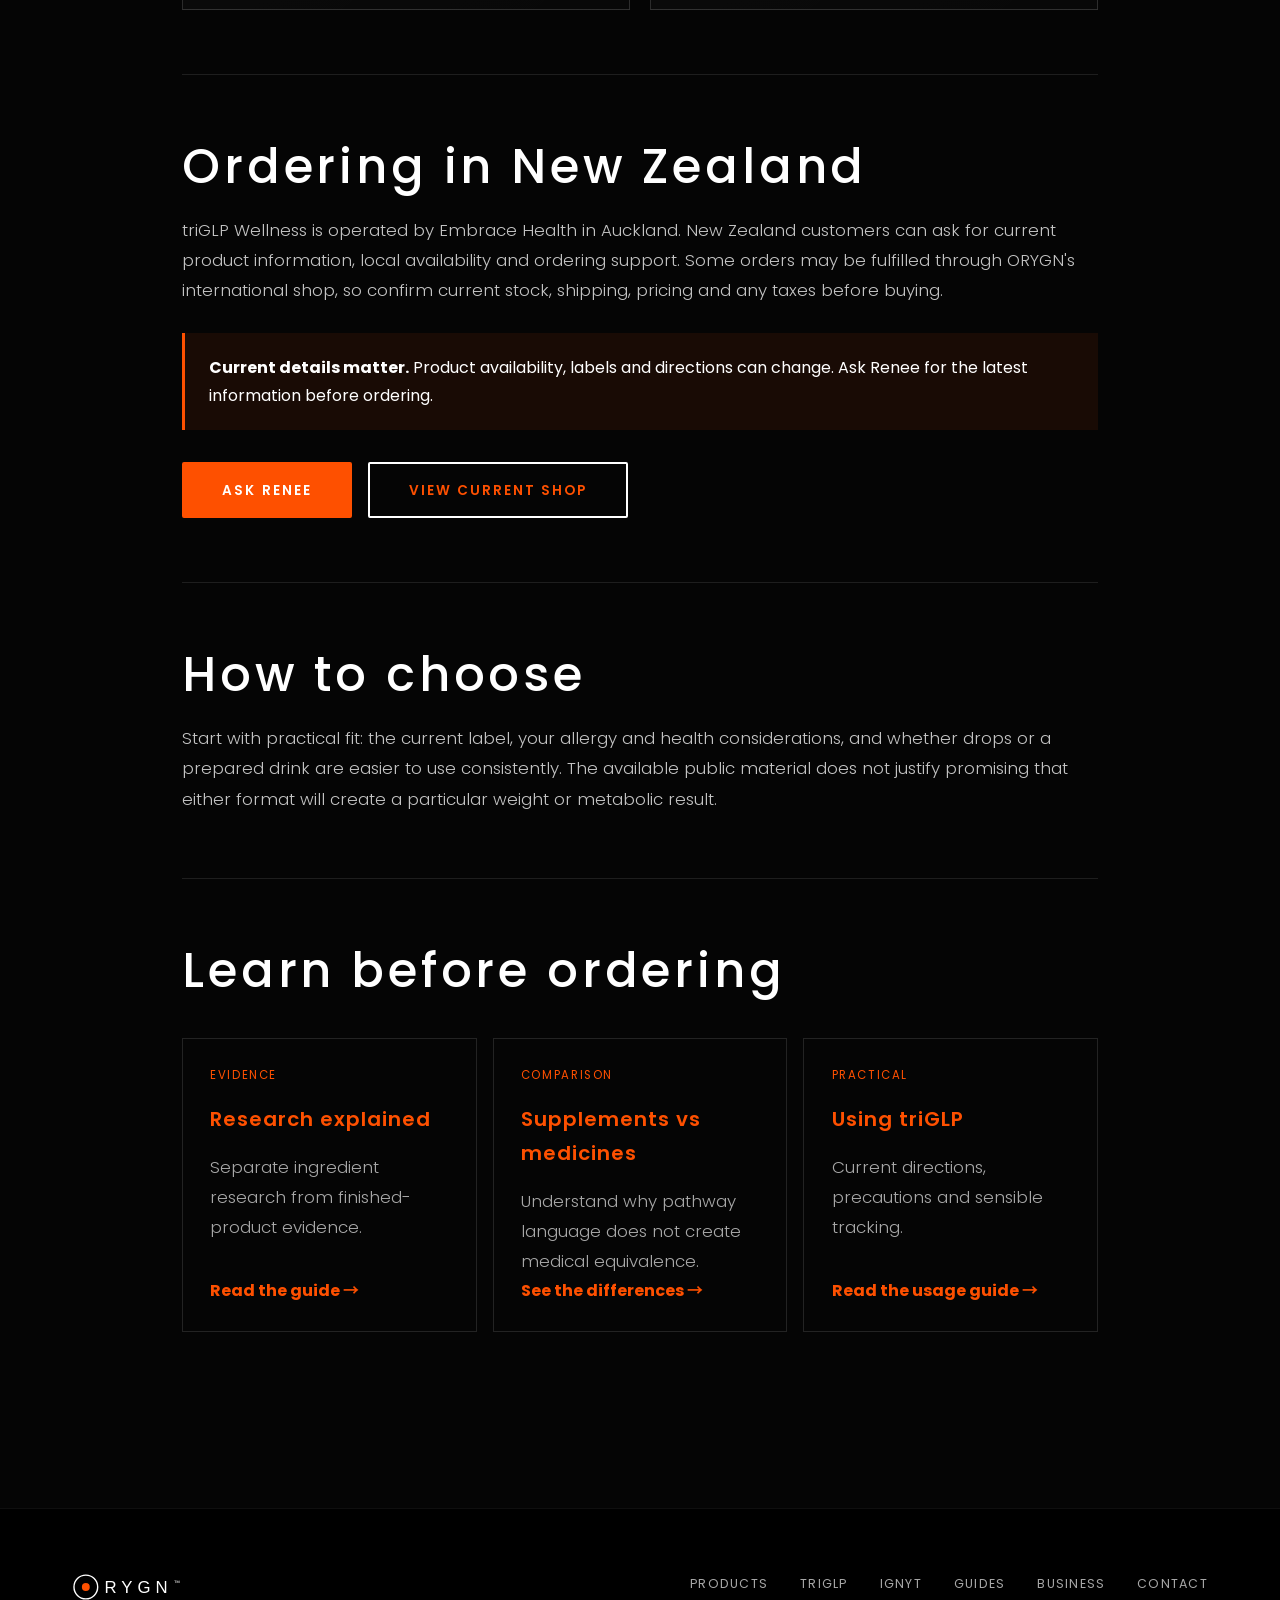
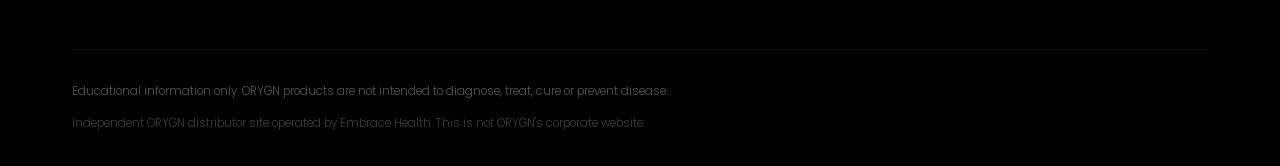
<file: products.html>
<!DOCTYPE html>
<html lang="en"><head><meta charset="UTF-8"><meta name="viewport" content="width=device-width, initial-scale=1.0"><title>ORYGN Products New Zealand | triGLP &amp; IGNYT</title><meta name="description" content="Compare ORYGN triGLP drops and IGNYT sachets in New Zealand, including format, routine, published product information and current ordering options."><meta name="author" content="Embrace Health"><meta name="robots" content="index, follow"><link rel="canonical" href="https://triglpwellness.com/products.html"><link rel="icon" href="/favicon.ico" sizes="any"><link rel="stylesheet" href="css/styles.css"><link rel="stylesheet" href="css/guides.css"><script type="application/ld+json">{"@context":"https://schema.org","@type":"CollectionPage","name":"ORYGN products in New Zealand","description":"New Zealand comparison of ORYGN triGLP drops and IGNYT sachets, operated by Auckland-based Embrace Health.","url":"https://triglpwellness.com/products.html","inLanguage":"en-NZ","isPartOf":{"@id":"https://triglpwellness.com/#website"}}</script>  <meta property="og:type" content="website">
  <meta property="og:title" content="ORYGN Products New Zealand | triGLP &amp; IGNYT">
  <meta property="og:description" content="Compare ORYGN triGLP drops and IGNYT sachets in New Zealand, including format, routine and current ordering options.">
  <meta property="og:url" content="https://triglpwellness.com/products.html">
  <meta name="twitter:card" content="summary_large_image">
</head>
<body class="guide-page"><nav class="nav" aria-label="Main navigation"><a href="index.html" class="nav-logo" aria-label="ORYGN home"><img src="assets/logo-orygn.svg" alt="ORYGN"></a><div class="nav-links" role="list"><a href="products.html" role="listitem">Products</a><a href="index.html" role="listitem">triGLP</a><a href="ignyt.html" role="listitem">IGNYT</a><a href="research-guide.html" role="listitem">Guides</a><a href="opportunity.html" role="listitem">Business</a></div><div class="nav-right"><a href="https://embracehealth.orygn.co/" target="_blank" rel="noopener" class="btn btn-primary">Order Now</a><button class="nav-hamburger" aria-label="Open menu" aria-expanded="false"><span></span><span></span><span></span></button></div></nav>
<header class="guide-hero"><div class="container"><p class="guide-kicker">ORYGN products in New Zealand</p><h1>Compare triGLP drops and IGNYT sachets.</h1><p class="guide-lead">triGLP and IGNYT both use salmon-derived bioactive peptide positioning, but they are different finished products. Compare the published format and practical routine without assuming one produces a better health outcome.</p><p class="guide-updated">Reviewed 15 October 2026 · New Zealand support through Embrace Health</p></div></header>
<main class="guide-main"><div class="container"><section class="guide-section"><h2>Compare the range</h2><div class="product-family-grid"><article class="product-family-card"><div class="product-card-media"><img src="images/3 Paths in One Drop.png" alt="ORYGN triGLP drops" loading="lazy"></div><p class="guide-kicker">Drops</p><h3>triGLP</h3><p>A small liquid format designed for sublingual use.</p><ul><li>Small drop format</li><li>Used under the tongue</li><li>Dedicated research and usage guides</li></ul><div class="guide-cta"><a href="index.html" class="btn btn-primary">Explore triGLP</a><a href="how-to-use-triglp.html" class="btn btn-outline">How to use triGLP</a></div></article><article class="product-family-card"><div class="product-card-media"><img src="images/ignyt-front.webp" alt="ORYGN IGNYT pouch and sachet" loading="lazy"></div><p class="guide-kicker">Drink-mix sachets</p><h3>IGNYT</h3><p>A powdered format portioned into individual sachets and mixed with water.</p><ul><li>Individual portable packets</li><li>Mixed as a drink</li><li>Dedicated product and usage guides</li></ul><div class="guide-cta"><a href="ignyt.html" class="btn btn-primary">Explore IGNYT</a><a href="how-to-use-ignyt.html" class="btn btn-outline">How to use IGNYT</a></div></article></div></section>
<section class="guide-section"><h2>Ordering in New Zealand</h2><p>triGLP Wellness is operated by Embrace Health in Auckland. New Zealand customers can ask for current product information, local availability and ordering support. Some orders may be fulfilled through ORYGN's international shop, so confirm current stock, shipping, pricing and any taxes before buying.</p><div class="guide-note"><strong>Current details matter.</strong> Product availability, labels and directions can change. Ask Renee for the latest information before ordering.</div><div class="guide-cta"><a href="mailto:renee@embracehealth.co.nz" class="btn btn-primary">Ask Renee</a><a href="https://embracehealth.orygn.co/" target="_blank" rel="noopener" class="btn btn-outline">View current shop</a></div></section>
<section class="guide-section"><h2>How to choose</h2><p>Start with practical fit: the current label, your allergy and health considerations, and whether drops or a prepared drink are easier to use consistently. The available public material does not justify promising that either format will create a particular weight or metabolic result.</p></section>
<section class="guide-section"><h2>Learn before ordering</h2><div class="resource-grid"><a class="resource-card" href="research-guide.html"><span>Evidence</span><h3>Research explained</h3><p>Separate ingredient research from finished-product evidence.</p><strong>Read the guide →</strong></a><a class="resource-card" href="triglp-vs-glp1.html"><span>Comparison</span><h3>Supplements vs medicines</h3><p>Understand why pathway language does not create medical equivalence.</p><strong>See the differences →</strong></a><a class="resource-card" href="how-to-use-triglp.html"><span>Practical</span><h3>Using triGLP</h3><p>Current directions, precautions and sensible tracking.</p><strong>Read the usage guide →</strong></a></div></section></div></main>
<footer><div class="container"><div class="footer-top"><a href="index.html" class="footer-logo"><img src="assets/logo-orygn.svg" alt="ORYGN"></a><nav class="footer-links" aria-label="Footer navigation"><a href="products.html">Products</a><a href="index.html">triGLP</a><a href="ignyt.html">IGNYT</a><a href="research-guide.html">Guides</a><a href="opportunity.html">Business</a><a href="mailto:renee@embracehealth.co.nz">Contact</a></nav></div><div class="footer-bottom"><p class="footer-disclaimer">Educational information only. ORYGN products are not intended to diagnose, treat, cure or prevent disease.</p><p class="footer-rights">Independent ORYGN distributor site operated by Embrace Health. This is not ORYGN's corporate website.</p></div></div></footer><script src="js/main.js"></script></body></html>
</file>
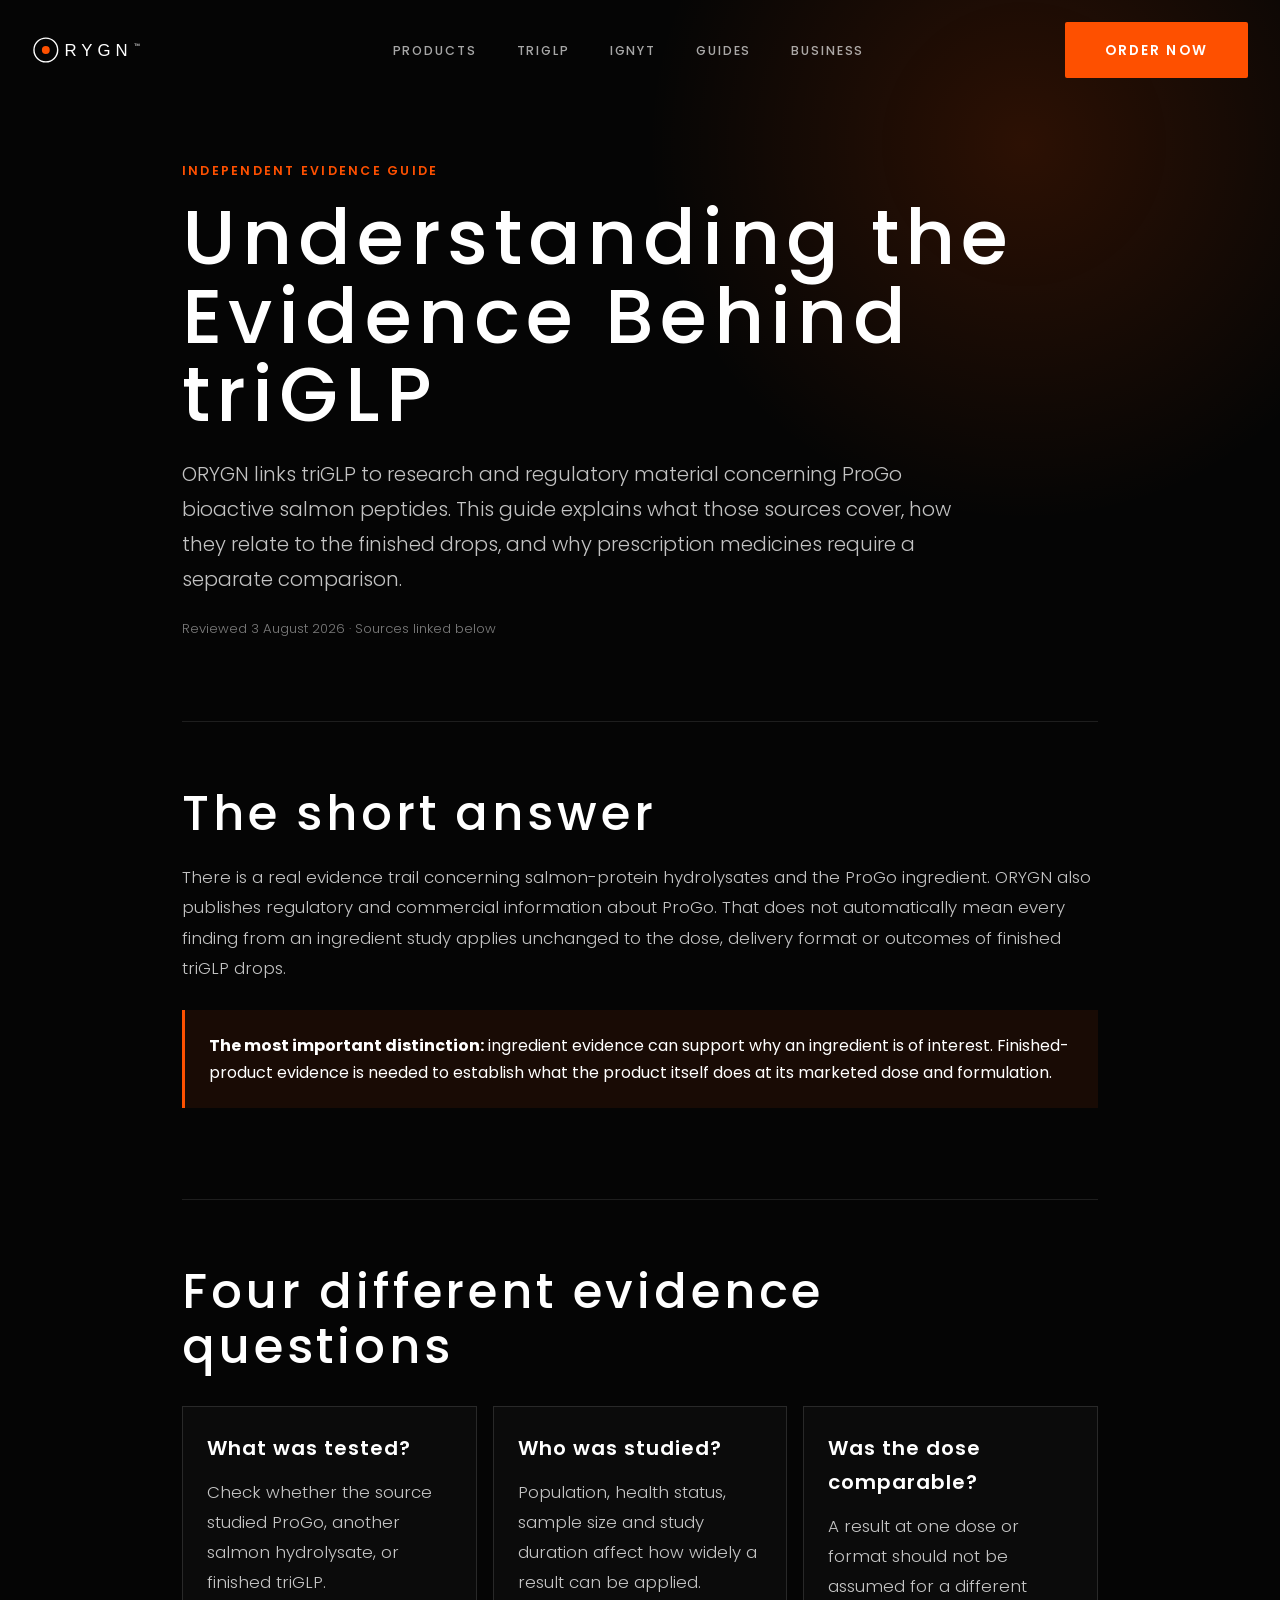
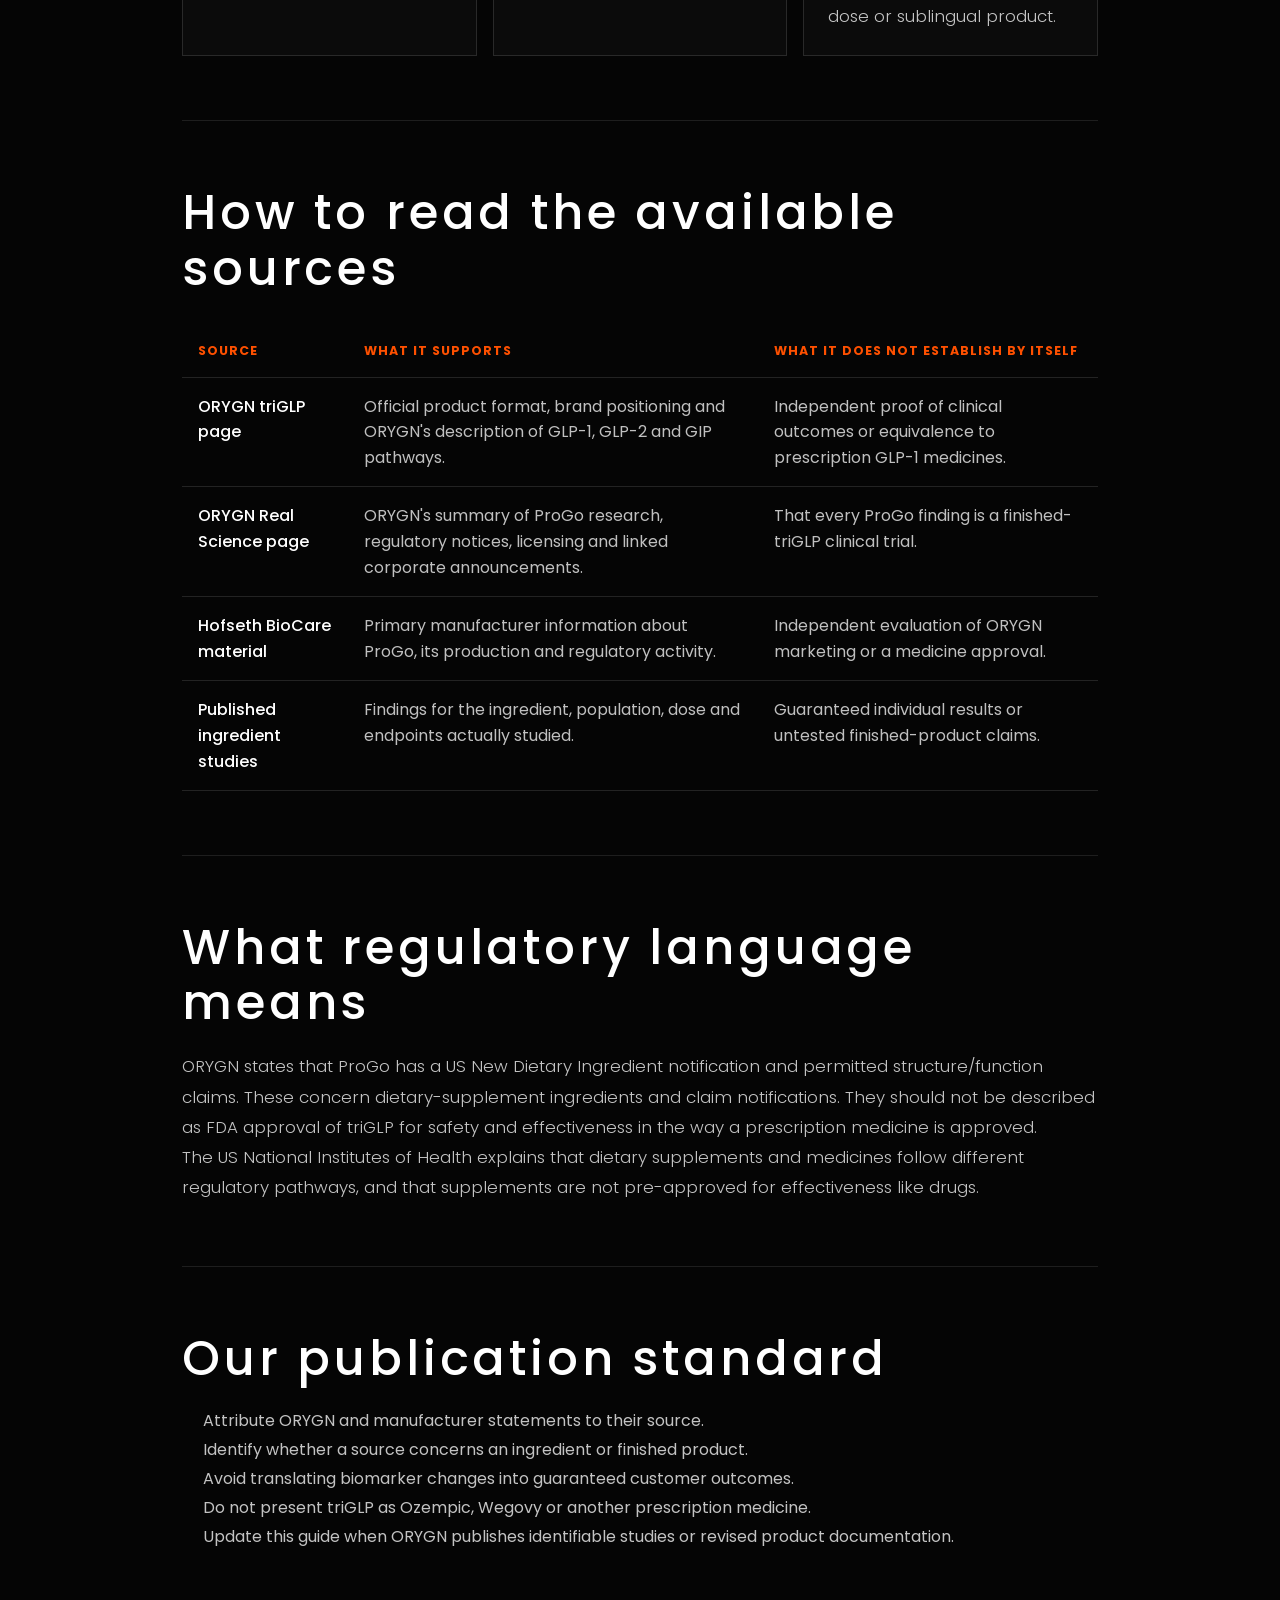
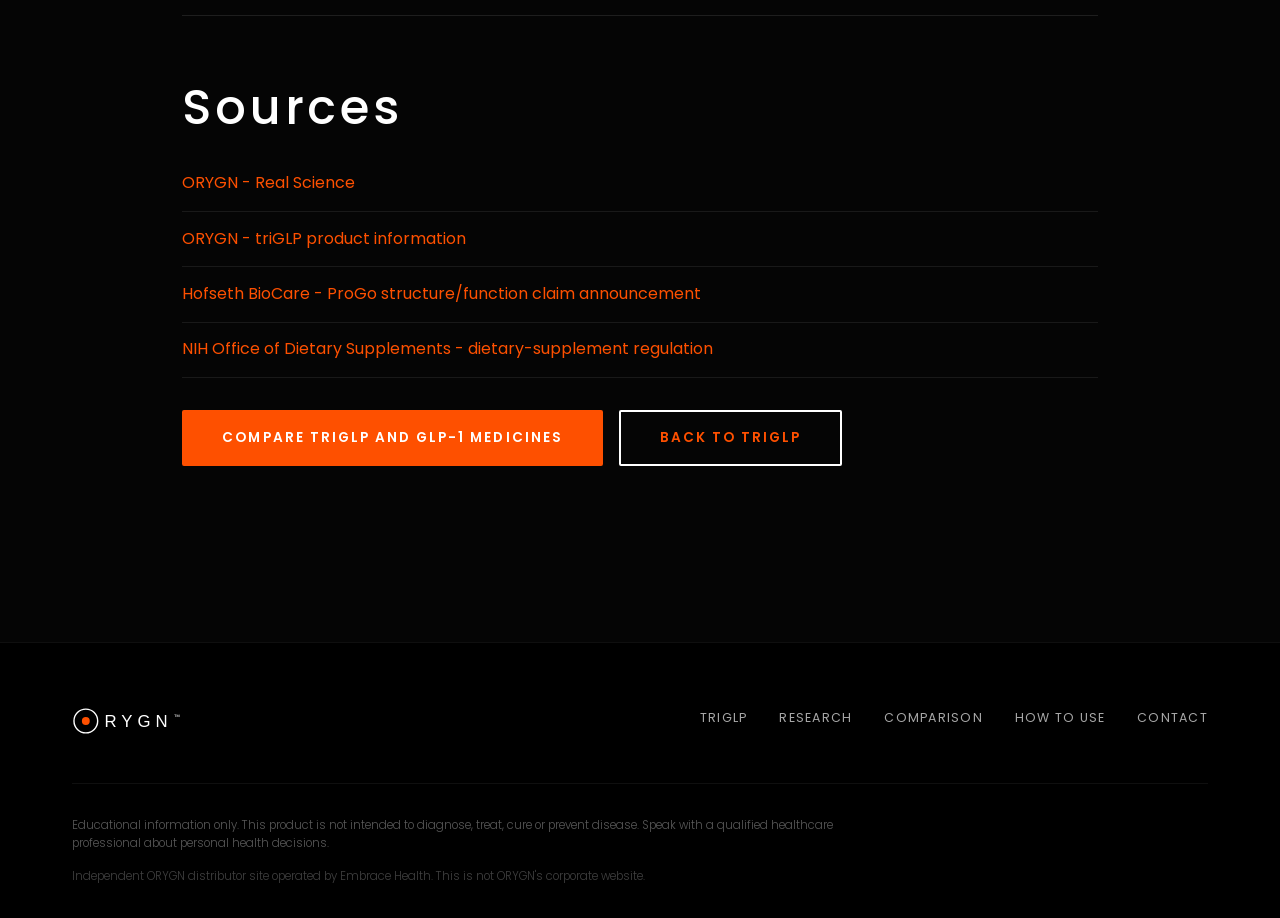
<file: research-guide.html>
<!DOCTYPE html>
<html lang="en">
<head>
  <meta charset="UTF-8">
  <meta name="viewport" content="width=device-width, initial-scale=1.0">
  <title>Understanding the Evidence Behind triGLP | Sources &amp; Limits</title>
  <meta name="description" content="An independent explanation of ORYGN triGLP and ProGo research: what the sources concern, what they can support, and what they do not establish about finished triGLP drops.">
  <meta name="author" content="Embrace Health">
  <meta name="robots" content="index, follow">
  <link rel="canonical" href="https://triglpwellness.com/research-guide.html">
  <link rel="icon" href="/favicon.ico" sizes="any">
  <link rel="stylesheet" href="css/styles.css">
  <link rel="stylesheet" href="css/guides.css">
  <script type="application/ld+json">{"@context":"https://schema.org","@type":"Article","headline":"Understanding the Evidence Behind triGLP","description":"Independent explanation of ORYGN triGLP and ProGo research, sources and limitations.","dateModified":"2026-08-03","author":{"@type":"Organization","name":"Embrace Health"},"publisher":{"@type":"Organization","name":"Embrace Health"},"mainEntityOfPage":"https://triglpwellness.com/research-guide.html"}</script>
  <meta property="og:type" content="website">
  <meta property="og:title" content="Understanding the Evidence Behind triGLP | Sources &amp;amp; Limits">
  <meta property="og:description" content="An independent explanation of ORYGN triGLP and ProGo research: what the sources concern, what they can support, and what they do not establish about finished triGLP drops.">
  <meta property="og:url" content="https://triglpwellness.com/research-guide.html">
  <meta name="twitter:card" content="summary_large_image">
</head>
<body class="guide-page">
  <nav class="nav" aria-label="Main navigation">
    <a href="index.html" class="nav-logo" aria-label="ORYGN triGLP Home"><img src="assets/logo-orygn.svg?v=2" alt="ORYGN"></a>
    <div class="nav-links" role="list"><a href="products.html" role="listitem">Products</a><a href="index.html" role="listitem">triGLP</a><a href="ignyt.html" role="listitem">IGNYT</a><a href="research-guide.html" role="listitem">Guides</a><a href="opportunity.html" role="listitem">Business</a></div>
    <div class="nav-right"><a href="https://embracehealth.orygn.co/" target="_blank" rel="noopener" class="btn btn-primary">Order Now</a><button class="nav-hamburger" aria-label="Open menu" aria-expanded="false"><span></span><span></span><span></span></button></div>
  </nav>
  <header class="guide-hero"><div class="container"><p class="guide-kicker">Independent evidence guide</p><h1>Understanding the Evidence Behind triGLP</h1><p class="guide-lead">ORYGN links triGLP to research and regulatory material concerning ProGo bioactive salmon peptides. This guide explains what those sources cover, how they relate to the finished drops, and why prescription medicines require a separate comparison.</p><p class="guide-updated">Reviewed 3 August 2026 &middot; Sources linked below</p></div></header>
  <main class="guide-main"><div class="container">
    <section class="guide-section"><h2>The short answer</h2><p>There is a real evidence trail concerning salmon-protein hydrolysates and the ProGo ingredient. ORYGN also publishes regulatory and commercial information about ProGo. That does not automatically mean every finding from an ingredient study applies unchanged to the dose, delivery format or outcomes of finished triGLP drops.</p><div class="guide-note"><strong>The most important distinction:</strong> ingredient evidence can support why an ingredient is of interest. Finished-product evidence is needed to establish what the product itself does at its marketed dose and formulation.</div></section>
    <section class="guide-section"><h2>Four different evidence questions</h2><div class="guide-grid"><article class="guide-card"><h3>What was tested?</h3><p>Check whether the source studied ProGo, another salmon hydrolysate, or finished triGLP.</p></article><article class="guide-card"><h3>Who was studied?</h3><p>Population, health status, sample size and study duration affect how widely a result can be applied.</p></article><article class="guide-card"><h3>Was the dose comparable?</h3><p>A result at one dose or format should not be assumed for a different dose or sublingual product.</p></article></div></section>
    <section class="guide-section"><h2>How to read the available sources</h2><div class="guide-table-wrap"><table class="guide-table"><thead><tr><th>Source</th><th>What it supports</th><th>What it does not establish by itself</th></tr></thead><tbody><tr><td>ORYGN triGLP page</td><td>Official product format, brand positioning and ORYGN's description of GLP-1, GLP-2 and GIP pathways.</td><td>Independent proof of clinical outcomes or equivalence to prescription GLP-1 medicines.</td></tr><tr><td>ORYGN Real Science page</td><td>ORYGN's summary of ProGo research, regulatory notices, licensing and linked corporate announcements.</td><td>That every ProGo finding is a finished-triGLP clinical trial.</td></tr><tr><td>Hofseth BioCare material</td><td>Primary manufacturer information about ProGo, its production and regulatory activity.</td><td>Independent evaluation of ORYGN marketing or a medicine approval.</td></tr><tr><td>Published ingredient studies</td><td>Findings for the ingredient, population, dose and endpoints actually studied.</td><td>Guaranteed individual results or untested finished-product claims.</td></tr></tbody></table></div></section>
    <section class="guide-section"><h2>What regulatory language means</h2><p>ORYGN states that ProGo has a US New Dietary Ingredient notification and permitted structure/function claims. These concern dietary-supplement ingredients and claim notifications. They should not be described as FDA approval of triGLP for safety and effectiveness in the way a prescription medicine is approved.</p><p>The US National Institutes of Health explains that dietary supplements and medicines follow different regulatory pathways, and that supplements are not pre-approved for effectiveness like drugs.</p></section>
    <section class="guide-section"><h2>Our publication standard</h2><ul><li>Attribute ORYGN and manufacturer statements to their source.</li><li>Identify whether a source concerns an ingredient or finished product.</li><li>Avoid translating biomarker changes into guaranteed customer outcomes.</li><li>Do not present triGLP as Ozempic, Wegovy or another prescription medicine.</li><li>Update this guide when ORYGN publishes identifiable studies or revised product documentation.</li></ul></section>
    <section class="guide-section"><h2>Sources</h2><ul class="guide-sources"><li><a href="https://0.orygn.co/real-science" target="_blank" rel="noopener">ORYGN - Real Science</a></li><li><a href="https://0.orygn.co/triglp" target="_blank" rel="noopener">ORYGN - triGLP product information</a></li><li><a href="https://www.hofsethbiocare.com/news/progo-earns-several-new-fda-structure-function-claims" target="_blank" rel="noopener">Hofseth BioCare - ProGo structure/function claim announcement</a></li><li><a href="https://ods.od.nih.gov/factsheets/dietarysupplements-Consumer/" target="_blank" rel="noopener">NIH Office of Dietary Supplements - dietary-supplement regulation</a></li></ul><div class="guide-cta"><a href="triglp-vs-glp1.html" class="btn btn-primary">Compare triGLP and GLP-1 medicines</a><a href="index.html" class="btn btn-outline">Back to triGLP</a></div></section>
  </div></main>
  <footer><div class="container"><div class="footer-top"><a href="index.html" class="footer-logo"><img src="assets/logo-orygn.svg" alt="ORYGN"></a><nav class="footer-links" aria-label="Footer navigation"><a href="index.html">triGLP</a><a href="research-guide.html">Research</a><a href="triglp-vs-glp1.html">Comparison</a><a href="how-to-use-triglp.html">How to Use</a><a href="mailto:renee@embracehealth.co.nz">Contact</a></nav></div><div class="footer-bottom"><p class="footer-disclaimer">Educational information only. This product is not intended to diagnose, treat, cure or prevent disease. Speak with a qualified healthcare professional about personal health decisions.</p><p class="footer-rights">Independent ORYGN distributor site operated by Embrace Health. This is not ORYGN's corporate website.</p></div></div></footer>
  <script src="js/main.js"></script>
</body></html>
</file>
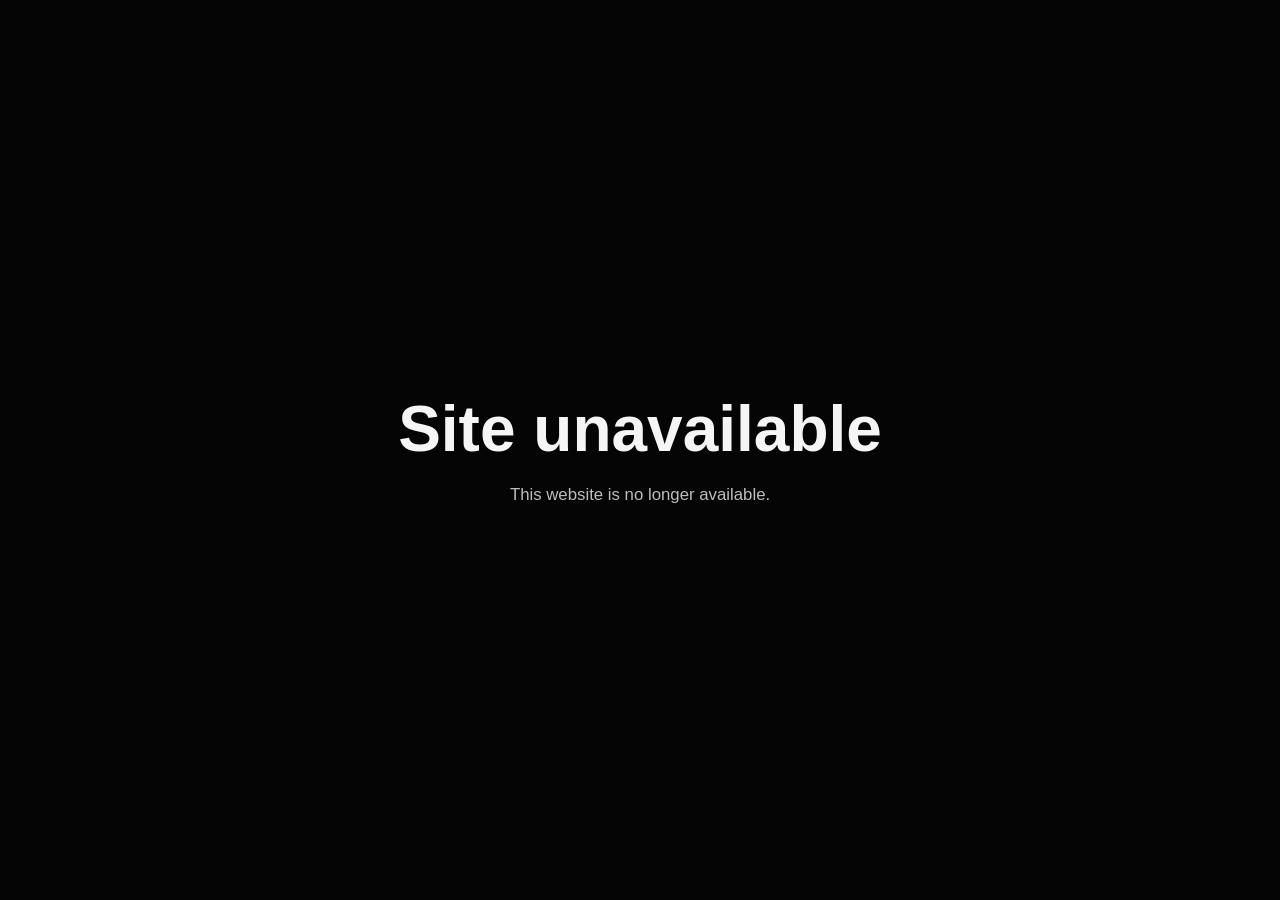
<file: site-unavailable.html>
<!doctype html>
<html lang="en">
<head>
  <meta charset="utf-8">
  <meta name="viewport" content="width=device-width, initial-scale=1">
  <meta name="robots" content="noindex, nofollow">
  <title>Site unavailable</title>
  <style>
    :root { color-scheme: dark; }
    * { box-sizing: border-box; }
    body {
      margin: 0;
      min-height: 100vh;
      display: grid;
      place-items: center;
      background: #050505;
      color: #f5f5f5;
      font-family: Arial, Helvetica, sans-serif;
    }
    main {
      width: min(560px, calc(100% - 40px));
      padding: 48px 24px;
      text-align: center;
    }
    h1 { margin: 0 0 16px; font-size: clamp(2rem, 7vw, 4rem); }
    p { margin: 0; color: #bdbdbd; font-size: 1.05rem; line-height: 1.6; }
  </style>
</head>
<body>
  <main>
    <h1>Site unavailable</h1>
    <p>This website is no longer available.</p>
  </main>
</body>
</html>
</file>
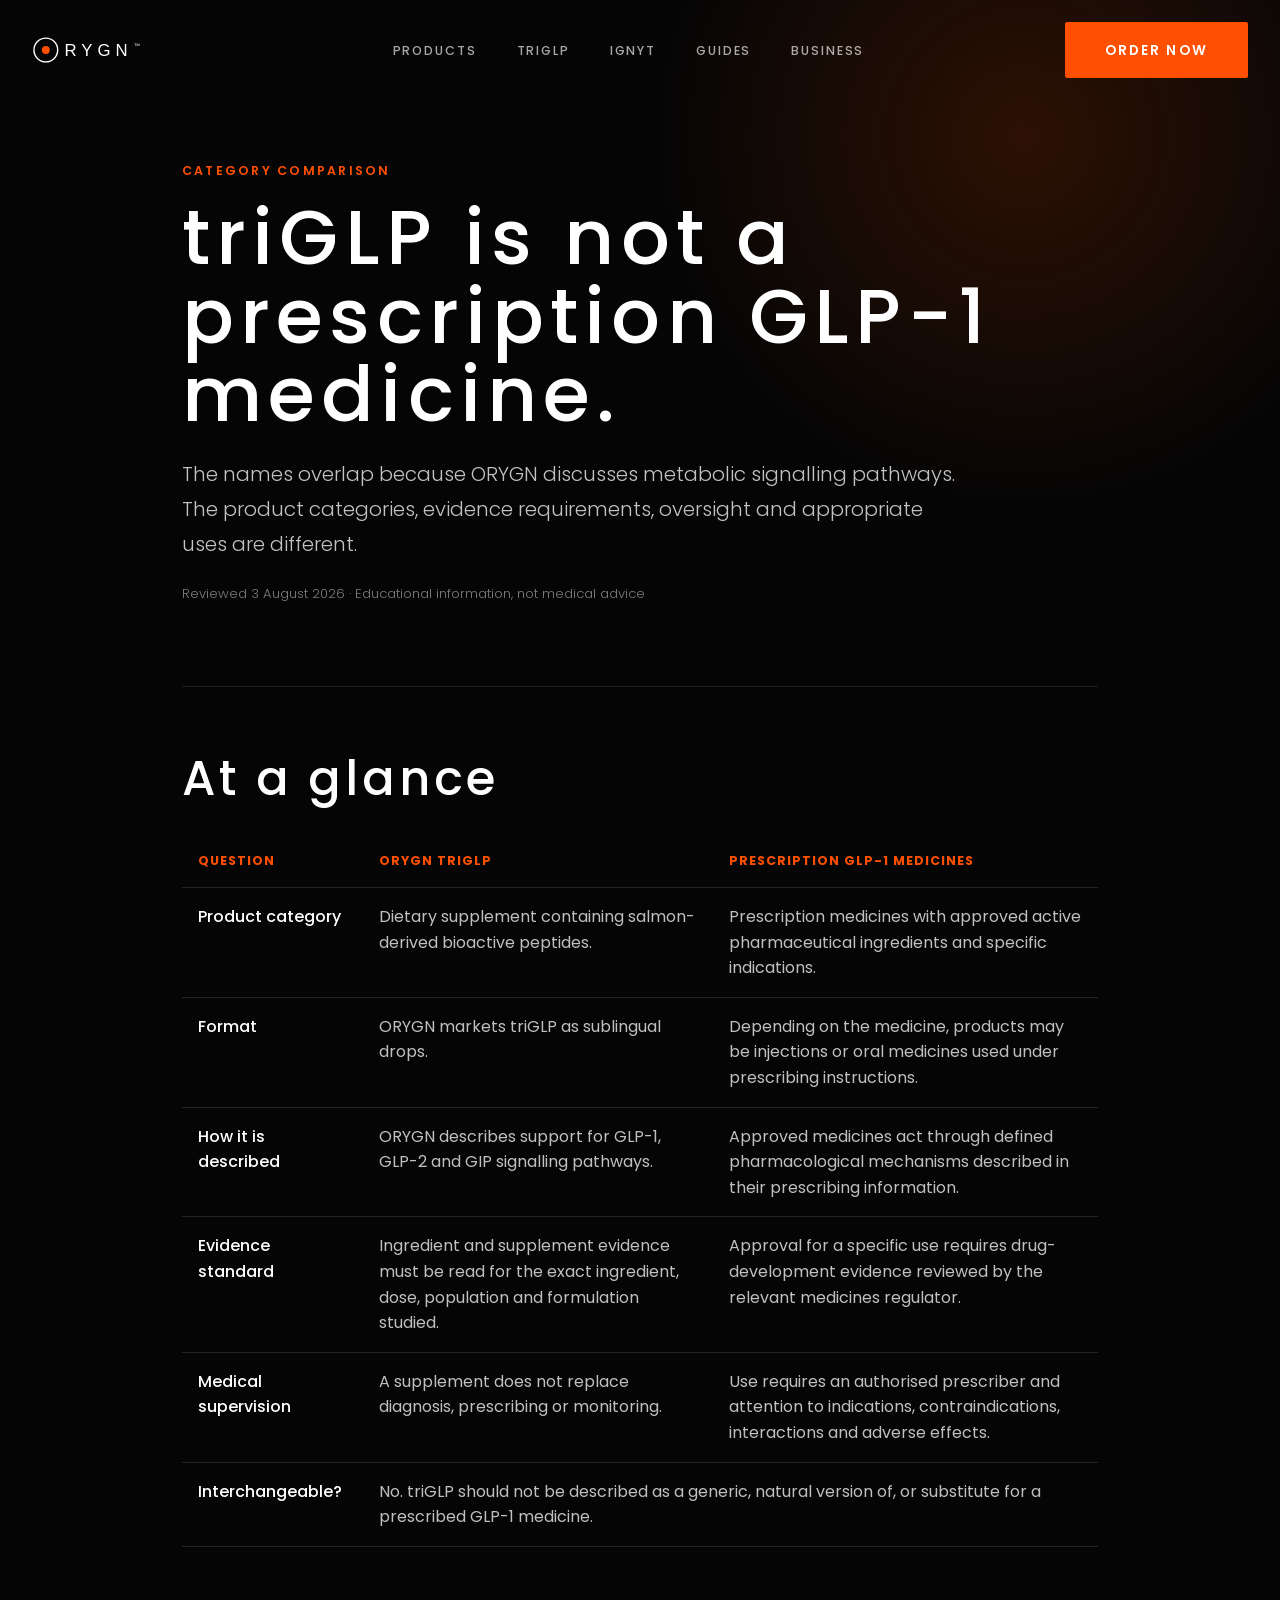
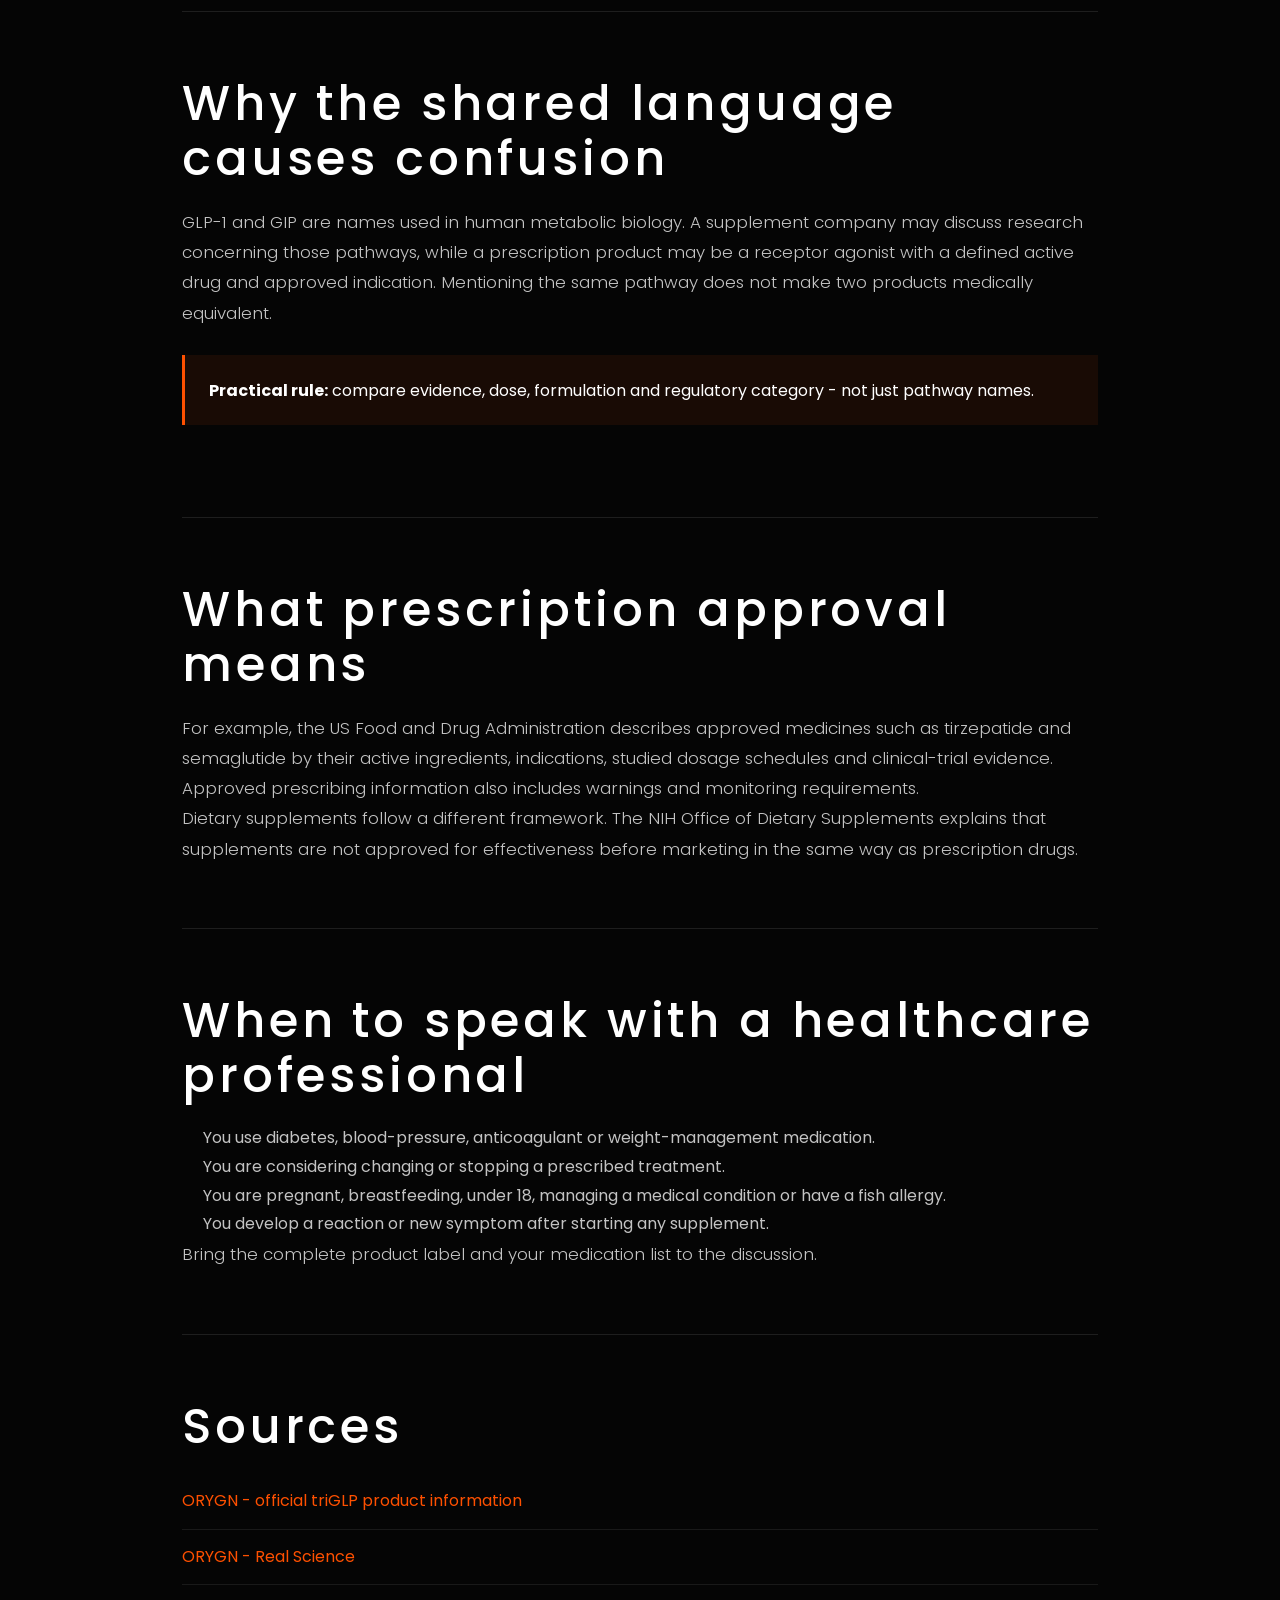
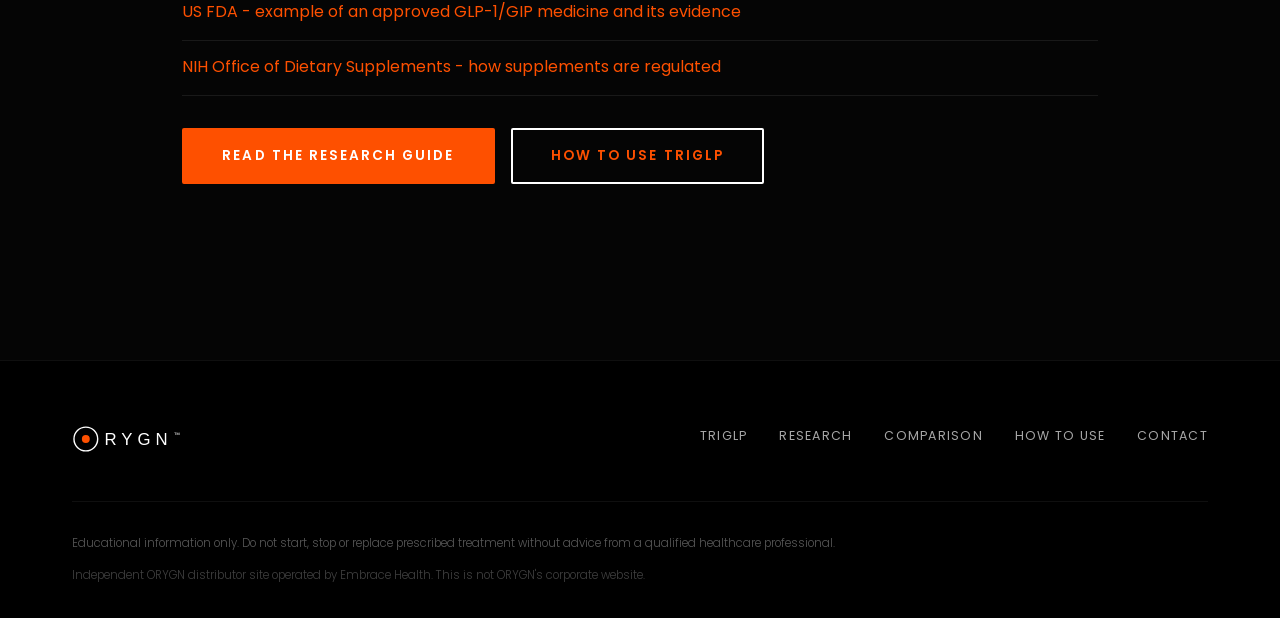
<file: triglp-vs-glp1.html>
<!DOCTYPE html>
<html lang="en">
<head>
  <meta charset="UTF-8"><meta name="viewport" content="width=device-width, initial-scale=1.0">
  <title>triGLP vs Prescription GLP-1 Medicines | Key Differences</title>
  <meta name="description" content="A careful comparison of ORYGN triGLP dietary-supplement drops and prescription GLP-1 medicines, including category, format, evidence, oversight and appropriate use.">
  <meta name="author" content="Embrace Health"><meta name="robots" content="index, follow"><link rel="canonical" href="https://triglpwellness.com/triglp-vs-glp1.html">
  <link rel="icon" href="/favicon.ico" sizes="any"><link rel="stylesheet" href="css/styles.css"><link rel="stylesheet" href="css/guides.css">
  <script type="application/ld+json">{"@context":"https://schema.org","@type":"Article","headline":"triGLP vs Prescription GLP-1 Medicines","description":"Independent comparison of ORYGN triGLP drops and prescription GLP-1 medicines.","dateModified":"2026-08-03","author":{"@type":"Organization","name":"Embrace Health"},"mainEntityOfPage":"https://triglpwellness.com/triglp-vs-glp1.html"}</script>
  <meta property="og:type" content="website">
  <meta property="og:title" content="triGLP vs Prescription GLP-1 Medicines | Key Differences">
  <meta property="og:description" content="A careful comparison of ORYGN triGLP dietary-supplement drops and prescription GLP-1 medicines, including category, format, evidence, oversight and appropriate use.">
  <meta property="og:url" content="https://triglpwellness.com/triglp-vs-glp1.html">
  <meta name="twitter:card" content="summary_large_image">
</head>
<body class="guide-page">
  <nav class="nav" aria-label="Main navigation"><a href="index.html" class="nav-logo" aria-label="ORYGN home"><img src="assets/logo-orygn.svg" alt="ORYGN"></a><div class="nav-links" role="list"><a href="products.html" role="listitem">Products</a><a href="index.html" role="listitem">triGLP</a><a href="ignyt.html" role="listitem">IGNYT</a><a href="research-guide.html" role="listitem">Guides</a><a href="opportunity.html" role="listitem">Business</a></div><div class="nav-right"><a href="https://embracehealth.orygn.co/" target="_blank" rel="noopener" class="btn btn-primary">Order Now</a><button class="nav-hamburger" aria-label="Open menu" aria-expanded="false"><span></span><span></span><span></span></button></div></nav>
  <header class="guide-hero"><div class="container"><p class="guide-kicker">Category comparison</p><h1>triGLP is not a prescription GLP-1 medicine.</h1><p class="guide-lead">The names overlap because ORYGN discusses metabolic signalling pathways. The product categories, evidence requirements, oversight and appropriate uses are different.</p><p class="guide-updated">Reviewed 3 August 2026 · Educational information, not medical advice</p></div></header>
  <main class="guide-main"><div class="container">
    <section class="guide-section"><h2>At a glance</h2><div class="guide-table-wrap"><table class="guide-table"><thead><tr><th>Question</th><th>ORYGN triGLP</th><th>Prescription GLP-1 medicines</th></tr></thead><tbody><tr><td>Product category</td><td>Dietary supplement containing salmon-derived bioactive peptides.</td><td>Prescription medicines with approved active pharmaceutical ingredients and specific indications.</td></tr><tr><td>Format</td><td>ORYGN markets triGLP as sublingual drops.</td><td>Depending on the medicine, products may be injections or oral medicines used under prescribing instructions.</td></tr><tr><td>How it is described</td><td>ORYGN describes support for GLP-1, GLP-2 and GIP signalling pathways.</td><td>Approved medicines act through defined pharmacological mechanisms described in their prescribing information.</td></tr><tr><td>Evidence standard</td><td>Ingredient and supplement evidence must be read for the exact ingredient, dose, population and formulation studied.</td><td>Approval for a specific use requires drug-development evidence reviewed by the relevant medicines regulator.</td></tr><tr><td>Medical supervision</td><td>A supplement does not replace diagnosis, prescribing or monitoring.</td><td>Use requires an authorised prescriber and attention to indications, contraindications, interactions and adverse effects.</td></tr><tr><td>Interchangeable?</td><td colspan="2">No. triGLP should not be described as a generic, natural version of, or substitute for a prescribed GLP-1 medicine.</td></tr></tbody></table></div></section>
    <section class="guide-section"><h2>Why the shared language causes confusion</h2><p>GLP-1 and GIP are names used in human metabolic biology. A supplement company may discuss research concerning those pathways, while a prescription product may be a receptor agonist with a defined active drug and approved indication. Mentioning the same pathway does not make two products medically equivalent.</p><div class="guide-note"><strong>Practical rule:</strong> compare evidence, dose, formulation and regulatory category - not just pathway names.</div></section>
    <section class="guide-section"><h2>What prescription approval means</h2><p>For example, the US Food and Drug Administration describes approved medicines such as tirzepatide and semaglutide by their active ingredients, indications, studied dosage schedules and clinical-trial evidence. Approved prescribing information also includes warnings and monitoring requirements.</p><p>Dietary supplements follow a different framework. The NIH Office of Dietary Supplements explains that supplements are not approved for effectiveness before marketing in the same way as prescription drugs.</p></section>
    <section class="guide-section"><h2>When to speak with a healthcare professional</h2><ul><li>You use diabetes, blood-pressure, anticoagulant or weight-management medication.</li><li>You are considering changing or stopping a prescribed treatment.</li><li>You are pregnant, breastfeeding, under 18, managing a medical condition or have a fish allergy.</li><li>You develop a reaction or new symptom after starting any supplement.</li></ul><p>Bring the complete product label and your medication list to the discussion.</p></section>
    <section class="guide-section"><h2>Sources</h2><ul class="guide-sources"><li><a href="https://0.orygn.co/triglp" target="_blank" rel="noopener">ORYGN - official triGLP product information</a></li><li><a href="https://0.orygn.co/real-science" target="_blank" rel="noopener">ORYGN - Real Science</a></li><li><a href="https://www.fda.gov/news-events/press-announcements/fda-approves-new-medication-chronic-weight-management" target="_blank" rel="noopener">US FDA - example of an approved GLP-1/GIP medicine and its evidence</a></li><li><a href="https://ods.od.nih.gov/factsheets/dietarysupplements-Consumer/" target="_blank" rel="noopener">NIH Office of Dietary Supplements - how supplements are regulated</a></li></ul><div class="guide-cta"><a href="research-guide.html" class="btn btn-primary">Read the research guide</a><a href="how-to-use-triglp.html" class="btn btn-outline">How to use triGLP</a></div></section>
  </div></main>
  <footer><div class="container"><div class="footer-top"><a href="index.html" class="footer-logo"><img src="assets/logo-orygn.svg" alt="ORYGN"></a><nav class="footer-links" aria-label="Footer navigation"><a href="index.html">triGLP</a><a href="research-guide.html">Research</a><a href="triglp-vs-glp1.html">Comparison</a><a href="how-to-use-triglp.html">How to Use</a><a href="mailto:renee@embracehealth.co.nz">Contact</a></nav></div><div class="footer-bottom"><p class="footer-disclaimer">Educational information only. Do not start, stop or replace prescribed treatment without advice from a qualified healthcare professional.</p><p class="footer-rights">Independent ORYGN distributor site operated by Embrace Health. This is not ORYGN's corporate website.</p></div></div></footer><script src="js/main.js"></script>
</body></html>
</file>
<file: css/styles.css>
/* =============================================
   ORYGN triGLP — Brand-compliant stylesheet
   Colors: #000000 bg | #FE5000 orange | #FFFFFF white
   #1D1E2C navy | #434344 charcoal | #45CB85 teal
   Font: Poppins (300/400/500/600/900)
   ============================================= */

@import url('https://fonts.googleapis.com/css2?family=Poppins:wght@300;400;500;600;900&family=Noto+Sans+KR:wght@300;400;500;700&display=swap');

/* ── Reset & Base ─────────────────────────────── */
*, *::before, *::after { box-sizing: border-box; margin: 0; padding: 0; }

:root {
  --black:   #000000;
  --orange:  #FE5000;
  --white:   #FFFFFF;
  --navy:    #1D1E2C;
  --charcoal:#434344;
  --teal:    #45CB85;
  --muted:   rgba(255,255,255,0.65);
  --font:    'Poppins', 'Noto Sans KR', sans-serif;
  --ease:    cubic-bezier(0.4, 0, 0.2, 1);
}

html { scroll-behavior: smooth; }

body {
  background: var(--black);
  color: var(--white);
  font-family: var(--font);
  font-weight: 400;
  line-height: 1.7;
  -webkit-font-smoothing: antialiased;
  overflow-x: hidden;
}

img { max-width: 100%; display: block; }
a { color: inherit; text-decoration: none; }
ul { list-style: none; }

/* ── Typography scale ─────────────────────────── */
.display {
  font-weight: 500;
  letter-spacing: 0.5em;
  text-transform: uppercase;
  line-height: 1.1;
}

.section-label {
  font-size: 0.7rem;
  font-weight: 600;
  letter-spacing: 0.25em;
  text-transform: uppercase;
  color: var(--orange);
  margin-bottom: 1rem;
}

h1, h2 {
  font-weight: 500;
  letter-spacing: 0.08em;
  line-height: 1.15;
}

h1 { font-size: clamp(2.4rem, 6vw, 5rem); }
h2 { font-size: clamp(1.8rem, 4vw, 3.2rem); }
h3 { font-size: 1.1rem; font-weight: 600; letter-spacing: 0.05em; }

p { color: var(--muted); font-weight: 300; font-size: 1.05rem; line-height: 1.8; }

/* ── Buttons ──────────────────────────────────── */
.btn {
  display: inline-block;
  padding: 0.9rem 2.4rem;
  border-radius: 2px;
  font-family: var(--font);
  font-weight: 600;
  font-size: 0.85rem;
  letter-spacing: 0.15em;
  text-transform: uppercase;
  cursor: pointer;
  transition: all 0.25s var(--ease);
  border: 2px solid transparent;
}

.btn-primary {
  background: var(--orange);
  color: var(--white);
  border-color: var(--orange);
}
.btn-primary:hover {
  background: transparent;
  color: var(--orange);
}

.btn-outline {
  background: transparent;
  color: var(--white);
  border-color: var(--white);
}
.btn-outline:hover {
  background: var(--white);
  color: var(--black);
}

.btn-outline-orange {
  background: transparent;
  color: var(--orange);
  border-color: var(--orange);
}
.btn-outline-orange:hover {
  background: var(--orange);
  color: var(--white);
}

/* ── Layout helpers ───────────────────────────── */
.container {
  width: 100%;
  max-width: 1200px;
  margin: 0 auto;
  padding: 0 2rem;
}

.section {
  padding: 7rem 0;
}

.section-sm {
  padding: 4rem 0;
}

.grid-2 {
  display: grid;
  grid-template-columns: 1fr 1fr;
  gap: 4rem;
  align-items: center;
}

.grid-3 {
  display: grid;
  grid-template-columns: repeat(3, 1fr);
  gap: 2rem;
}

.grid-4 {
  display: grid;
  grid-template-columns: repeat(4, 1fr);
  gap: 2rem;
}

.text-orange { color: var(--orange); }
.text-muted  { color: var(--muted); }
.text-center { text-align: center; }

/* ── Navigation ───────────────────────────────── */
.nav {
  position: fixed;
  top: 0;
  left: 0;
  right: 0;
  z-index: 100;
  padding: 1.4rem 2rem;
  display: flex;
  align-items: center;
  justify-content: space-between;
  transition: background 0.3s var(--ease), padding 0.3s var(--ease);
}

.nav.scrolled {
  background: rgba(0,0,0,0.96);
  backdrop-filter: blur(12px);
  padding: 0.9rem 2rem;
  border-bottom: 1px solid rgba(254,80,0,0.15);
}

.nav-logo {
  display: flex;
  align-items: center;
  flex: 0 0 160px;
  width: 160px;
  gap: 1rem;
}

.nav-logo svg,
.nav-logo img {
  display: block;
  width: 160px;
  height: 28px;
  object-fit: contain;
  object-position: left center;
  color: var(--white);
}

.nav-links {
  display: flex;
  align-items: center;
  gap: 2.5rem;
}

.nav-links a {
  font-size: 0.78rem;
  font-weight: 500;
  letter-spacing: 0.15em;
  text-transform: uppercase;
  color: var(--muted);
  transition: color 0.2s;
}
.nav-links a:hover { color: var(--white); }

.nav-right {
  display: flex;
  align-items: center;
  gap: 1.5rem;
}

/* Language toggle — hidden until KO content is ready */
.lang-toggle { display: none !important; }

/* Language toggle */
.lang-toggle {
  display: flex;
  align-items: center;
  gap: 0;
  border: 1px solid rgba(255,255,255,0.2);
  border-radius: 2px;
  overflow: hidden;
}

.lang-btn {
  background: none;
  border: none;
  color: var(--muted);
  font-family: var(--font);
  font-size: 0.72rem;
  font-weight: 600;
  letter-spacing: 0.1em;
  padding: 0.4rem 0.75rem;
  cursor: pointer;
  transition: all 0.2s;
}
.lang-btn.active {
  background: var(--orange);
  color: var(--white);
}
.lang-btn:hover:not(.active) {
  color: var(--white);
}

/* Mobile menu */
.nav-hamburger {
  display: none;
  flex-direction: column;
  gap: 5px;
  background: none;
  border: none;
  cursor: pointer;
  padding: 4px;
}
.nav-hamburger span {
  display: block;
  width: 24px;
  height: 2px;
  background: var(--white);
  transition: all 0.3s;
}

/* ── Hero ─────────────────────────────────────── */
.hero {
  position: relative;
  min-height: 100vh;
  display: flex;
  align-items: center;
  overflow: hidden;
}

.hero-video-wrap {
  position: absolute;
  inset: 0;
  z-index: 0;
}
.hero-video-wrap video,
.hero-video-wrap img {
  width: 100%;
  height: 100%;
  object-fit: cover;
  opacity: 0.65;
}
.hero-video-wrap::after {
  content: '';
  position: absolute;
  inset: 0;
  background:
    linear-gradient(to right, rgba(0,0,0,0.88) 0%, rgba(0,0,0,0.55) 55%, rgba(0,0,0,0.1) 100%),
    linear-gradient(to bottom, rgba(0,0,0,0.2) 0%, rgba(0,0,0,0.6) 100%);
}

.hero-content {
  position: relative;
  z-index: 1;
  max-width: 780px;
}

.hero-eyebrow {
  font-size: 0.72rem;
  font-weight: 600;
  letter-spacing: 0.3em;
  color: var(--orange);
  margin-bottom: 1.5rem;
  display: flex;
  align-items: center;
  gap: 1rem;
}
.hero-eyebrow::before {
  content: '';
  display: block;
  width: 40px;
  height: 1px;
  background: var(--orange);
}

.hero h1 {
  font-size: clamp(2.8rem, 7vw, 6rem);
  font-weight: 500;
  letter-spacing: 0.06em;
  line-height: 1.05;
  margin-bottom: 1.5rem;
}

.hero h1 span {
  display: block;
}

.hero-sub {
  font-size: 1.15rem;
  color: var(--muted);
  font-weight: 300;
  max-width: 540px;
  margin-bottom: 3rem;
  line-height: 1.7;
}

.hero-ctas {
  display: flex;
  gap: 1.2rem;
  flex-wrap: wrap;
}

/* Drop watermark */
.hero-drop {
  position: absolute;
  right: -80px;
  top: 50%;
  transform: translateY(-50%);
  width: 55vw;
  max-width: 700px;
  opacity: 0.06;
  pointer-events: none;
  z-index: 0;
}

/* ── Problem section ──────────────────────────── */
.section-problem {
  background: var(--black);
  border-top: 1px solid rgba(255,255,255,0.05);
}

.problem-image {
  border-radius: 2px;
  overflow: hidden;
  position: relative;
}
.problem-image img {
  width: 100%;
  height: 560px;
  object-fit: cover;
  filter: grayscale(20%);
  transition: filter 0.5s;
}
.problem-image:hover img { filter: grayscale(0%); }

.problem-content h2 {
  margin-bottom: 0.4rem;
}
.problem-sub {
  font-size: 1.4rem;
  font-weight: 300;
  color: var(--orange);
  margin-bottom: 1.8rem;
  letter-spacing: 0.03em;
}

/* ── Solution section ─────────────────────────── */
.section-solution {
  background: var(--navy);
}

.solution-intro {
  text-align: center;
  max-width: 700px;
  margin: 0 auto 5rem;
}

.pathway-cards {
  display: grid;
  grid-template-columns: repeat(3, 1fr);
  gap: 1.5px;
  background: rgba(254,80,0,0.15);
  border: 1.5px solid rgba(254,80,0,0.15);
}

.pathway-card {
  background: var(--navy);
  padding: 3rem 2.5rem;
  position: relative;
  transition: background 0.3s;
}
.pathway-card:hover { background: rgba(254,80,0,0.06); }

.pathway-number {
  font-size: 4rem;
  font-weight: 900;
  color: rgba(254,80,0,0.12);
  line-height: 1;
  margin-bottom: 1.5rem;
  font-family: var(--font);
}

.pathway-icon {
  width: 48px;
  height: 48px;
  margin-bottom: 1.5rem;
  color: var(--orange);
}

.pathway-card h3 {
  font-size: 1rem;
  color: var(--white);
  margin-bottom: 0.3rem;
}
.pathway-sub {
  font-size: 0.75rem;
  color: var(--orange);
  letter-spacing: 0.1em;
  text-transform: uppercase;
  font-weight: 600;
  margin-bottom: 1rem;
}
.pathway-card p { font-size: 0.95rem; }

/* ── Results / Stats ──────────────────────────── */
.section-results {
  background: var(--black);
  text-align: center;
}

.results-intro {
  max-width: 600px;
  margin: 0 auto 5rem;
}

.stats-grid {
  display: grid;
  grid-template-columns: repeat(4, 1fr);
  gap: 2px;
  background: rgba(255,255,255,0.04);
  margin-bottom: 3rem;
}

.stat-card {
  background: var(--black);
  padding: 3.5rem 2rem;
  position: relative;
  overflow: hidden;
}
.stat-card::after {
  content: '';
  position: absolute;
  bottom: 0;
  left: 0;
  right: 0;
  height: 2px;
  background: var(--orange);
  transform: scaleX(0);
  transition: transform 0.4s var(--ease);
}
.stat-card:hover::after { transform: scaleX(1); }

.stat-number {
  font-size: clamp(2.5rem, 5vw, 4rem);
  font-weight: 900;
  color: var(--orange);
  line-height: 1;
  margin-bottom: 0.8rem;
  display: block;
}
.stat-label {
  font-size: 0.85rem;
  font-weight: 600;
  letter-spacing: 0.08em;
  color: var(--white);
  margin-bottom: 0.4rem;
  display: block;
}
.stat-sub {
  font-size: 0.75rem;
  color: var(--muted);
  display: block;
}

.results-image {
  margin: 4rem auto 0;
  max-width: 900px;
}
.results-image img {
  width: 100%;
  border-radius: 2px;
}

/* ── Purity section ───────────────────────────── */
.section-purity {
  background: var(--navy);
}

.purity-points {
  margin-top: 2.5rem;
  display: flex;
  flex-direction: column;
  gap: 1rem;
}

.purity-point {
  display: flex;
  align-items: flex-start;
  gap: 1rem;
  padding: 1.2rem 1.5rem;
  border-left: 2px solid var(--orange);
  background: rgba(0,0,0,0.3);
}
.purity-point-icon {
  color: var(--orange);
  font-size: 1.2rem;
  flex-shrink: 0;
  margin-top: 2px;
}
.purity-point span {
  font-size: 0.95rem;
  font-weight: 400;
  color: var(--white);
}

/* ── Potency section ──────────────────────────── */
.section-potency {
  background: var(--black);
}

/* ── Order section ────────────────────────────── */
.section-order { background: var(--navy); }

.order-horiz {
  display: grid;
  grid-template-columns: 1fr 1fr;
  gap: 5rem;
  align-items: center;
  padding: 2rem 0;
}

.order-horiz-text h2 { margin-bottom: 1rem; }
.order-horiz-text p  { max-width: 440px; margin-bottom: 0; }

.order-horiz-ctas {
  display: flex;
  flex-direction: column;
  align-items: flex-start;
  gap: 1rem;
}
.order-horiz-ctas .btn {
  width: 100%;
  text-align: center;
}

.order-note {
  font-size: 0.85rem;
  color: var(--muted);
  margin: 0;
}

/* ── Footer ───────────────────────────────────── */
footer {
  background: #000;
  padding: 4rem 2rem 2rem;
  border-top: 1px solid rgba(255,255,255,0.06);
}

.footer-top {
  display: flex;
  justify-content: space-between;
  align-items: flex-start;
  gap: 3rem;
  margin-bottom: 3rem;
  flex-wrap: wrap;
}

.footer-logo svg,
.footer-logo img {
  display: block;
  width: 160px;
  height: 28px;
  object-fit: contain;
  object-position: left center;
  color: var(--white);
}

.footer-logo {
  flex: 0 0 160px;
  width: 160px;
}

.footer-links {
  display: flex;
  gap: 2rem;
  flex-wrap: wrap;
}
.footer-links a {
  font-size: 0.78rem;
  color: var(--muted);
  letter-spacing: 0.1em;
  text-transform: uppercase;
  transition: color 0.2s;
}
.footer-links a:hover { color: var(--orange); }

.footer-bottom {
  border-top: 1px solid rgba(255,255,255,0.06);
  padding-top: 2rem;
  display: flex;
  flex-direction: column;
  gap: 0.8rem;
}

.footer-disclaimer {
  font-size: 0.72rem;
  color: rgba(255,255,255,0.35);
  max-width: 800px;
  line-height: 1.6;
}

.footer-rights {
  font-size: 0.72rem;
  color: rgba(255,255,255,0.25);
}

/* ── Opportunity page specific ────────────────── */
.hero-opportunity {
  background: radial-gradient(ellipse at 60% 50%, rgba(254,80,0,0.08) 0%, transparent 70%);
}

.hero-opportunity .hero-video {
  opacity: 1;
}

.hero-opportunity .hero-video-wrap::after {
  background:
    linear-gradient(to right, rgba(0,0,0,0.78) 0%, rgba(0,0,0,0.38) 52%, rgba(0,0,0,0.12) 100%),
    linear-gradient(to bottom, rgba(0,0,0,0.08) 0%, rgba(0,0,0,0.48) 100%);
}

.market-stats {
  display: grid;
  grid-template-columns: repeat(3, 1fr);
  gap: 2px;
  background: rgba(254,80,0,0.1);
  margin: 4rem 0;
}

.market-stat {
  background: var(--black);
  padding: 3rem 2rem;
  text-align: center;
}
.market-stat-value {
  display: block;
  font-size: 2.5rem;
  font-weight: 900;
  color: var(--orange);
  line-height: 1;
  margin-bottom: 0.8rem;
}
.market-stat-label {
  font-size: 0.85rem;
  color: var(--muted);
  font-weight: 300;
}

.steps {
  display: flex;
  flex-direction: column;
  gap: 1.5px;
  background: rgba(255,255,255,0.04);
}

.step {
  display: grid;
  grid-template-columns: 80px 1fr;
  align-items: center;
  gap: 2.5rem;
  padding: 2.5rem 3rem;
  background: var(--black);
  transition: background 0.3s;
}
.step:hover { background: rgba(254,80,0,0.04); }

.step-number {
  font-size: 3.5rem;
  font-weight: 900;
  color: rgba(254,80,0,0.2);
  line-height: 1;
}
.step h3 { margin-bottom: 0.4rem; }

.opp-cta-section {
  background: var(--orange);
  padding: 7rem 2rem;
  text-align: center;
}
.opp-cta-section h2 {
  color: var(--white);
  margin-bottom: 1.2rem;
}
.opp-cta-section p {
  color: rgba(255,255,255,0.8);
  max-width: 540px;
  margin: 0 auto 2.5rem;
}
.opp-cta-section .btn-outline {
  border-color: var(--white);
}

/* ── Animations ───────────────────────────────── */
.fade-up {
  opacity: 0;
  transform: translateY(32px);
  transition: opacity 0.7s var(--ease), transform 0.7s var(--ease);
}
.fade-up.visible {
  opacity: 1;
  transform: translateY(0);
}

/* Stagger children */
.stagger > * { transition-delay: calc(var(--i, 0) * 0.1s); }

/* ── Divider ──────────────────────────────────── */
.orange-line {
  width: 48px;
  height: 2px;
  background: var(--orange);
  margin: 1.5rem 0;
}

.orange-line-center {
  width: 48px;
  height: 2px;
  background: var(--orange);
  margin: 1.5rem auto;
}

/* ── Video-only hero ──────────────────────────── */
.hero-video-section {
  position: relative;
  height: 100vh;
  overflow: hidden;
  background: var(--black);
}

.hero-video-section video {
  width: 100%;
  height: 100%;
  object-fit: cover;
  display: block;
}

.hero-scroll-cue {
  position: absolute;
  bottom: 2.5rem;
  left: 50%;
  transform: translateX(-50%);
  display: flex;
  flex-direction: column;
  align-items: center;
  gap: 0.5rem;
  color: rgba(255,255,255,0.55);
  font-size: 0.62rem;
  font-weight: 500;
  letter-spacing: 0.25em;
  text-transform: uppercase;
  text-decoration: none;
  animation: scrollBounce 2.4s ease-in-out infinite;
}

.hero-scroll-cue svg { width: 18px; height: 18px; }

@keyframes scrollBounce {
  0%, 100% { transform: translateX(-50%) translateY(0); opacity: 0.55; }
  50%       { transform: translateX(-50%) translateY(9px); opacity: 1; }
}

/* ── Hero intro (below video) ─────────────────── */
.hero-intro {
  background: var(--black);
  padding: 8rem 0;
  text-align: center;
  position: relative;
  overflow: hidden;
}

.hero-intro-drop {
  position: absolute;
  right: -5%;
  top: 50%;
  transform: translateY(-50%);
  width: 50vw;
  max-width: 600px;
  opacity: 0.04;
  pointer-events: none;
}

.hero-intro .hero-eyebrow {
  justify-content: center;
}
.hero-intro .hero-eyebrow::before { display: none; }

.hero-intro h1 {
  font-size: clamp(2.8rem, 7vw, 6rem);
  font-weight: 500;
  letter-spacing: 0.06em;
  line-height: 1.05;
  margin-bottom: 1.5rem;
}
.hero-intro h1 span { display: block; }

.hero-intro .hero-sub {
  font-size: 1.15rem;
  color: var(--muted);
  font-weight: 300;
  max-width: 560px;
  margin: 0 auto 3rem;
  line-height: 1.7;
}

.hero-intro .hero-ctas { justify-content: center; }

/* ── Pathway stat badge ───────────────────────── */
.pathway-stat {
  display: inline-block;
  margin-top: 1.8rem;
  padding: 0.5rem 1rem;
  background: rgba(254,80,0,0.1);
  border-left: 2px solid var(--orange);
  font-size: 0.72rem;
  font-weight: 600;
  color: var(--orange);
  letter-spacing: 0.04em;
  line-height: 1.4;
}

/* ── Purity image ─────────────────────────────── */
.purity-img-wrap {
  height: 100%;
  min-height: 480px;
}
.purity-img {
  width: 100%;
  height: 100%;
  min-height: 480px;
  object-fit: cover;
  object-position: center;
  border-radius: 2px;
  display: block;
}

/* ── Step numbers bright ─────────────────────── */
.step-number-bright {
  color: var(--orange) !important;
  opacity: 1 !important;
}

/* ── Product Advantage ───────────────────────── */
.prod-adv-section-title {
  text-align: center;
  font-size: clamp(2rem, 4vw, 3rem) !important;
  font-weight: 500 !important;
  color: var(--white) !important;
  letter-spacing: 0.04em !important;
  margin-bottom: 3rem;
}

.prod-adv-dark {
  background-image: url('https://drerinoksol.orygn.co/assets/featuredProduct3-CAmrkDrW.png');
  background-size: cover;
  background-position: center;
  position: relative;
  padding: 5rem 0;
}
.prod-adv-dark::before {
  content: '';
  position: absolute;
  inset: 0;
  background: linear-gradient(to right, rgba(0,0,0,0.88) 0%, rgba(0,0,0,0.7) 55%, rgba(0,0,0,0.2) 100%);
}
.prod-adv-dark .container { position: relative; }
.prod-adv-h2 {
  font-size: clamp(1.6rem, 3vw, 2.2rem) !important;
  font-weight: 400 !important;
  color: var(--white) !important;
  letter-spacing: 0.01em !important;
  margin-bottom: 1.5rem;
}
.prod-adv-h2 strong { font-weight: 700; }
.prod-adv-dark p { color: rgba(255,255,255,0.75); font-size: 0.95rem; max-width: 480px; }
.prod-adv-dark p strong { color: var(--white); }
.prod-adv-img-wrap { display: flex; align-items: flex-end; justify-content: center; }
.prod-adv-img {
  max-height: 520px;
  width: auto;
  object-fit: contain;
  display: block;
  filter: drop-shadow(0 20px 40px rgba(0,0,0,0.5));
}

/* ── Why ORYGN (light section) ───────────────── */
.why-orygn-section {
  background: #fbfbfb !important;
  text-align: center;
}
.why-orygn-h2 {
  font-size: clamp(2rem, 4vw, 2.8rem) !important;
  color: #111 !important;
  font-weight: 400 !important;
  letter-spacing: 0.02em !important;
  margin-bottom: 0.8rem;
}
.why-orygn-sub {
  font-size: 1rem;
  font-weight: 600;
  color: #111;
  margin-bottom: 1.2rem;
}
.why-orygn-body {
  color: #333 !important;
  max-width: 700px;
  margin: 0 auto 1rem;
  font-size: 1rem;
}
.why-orygn-bold {
  font-weight: 600;
  font-size: 1rem;
  color: #111 !important;
  margin: 1rem auto 3rem;
  max-width: 600px;
}
.why-orygn-section .orange-line-center { background: var(--orange); }

.why-icons {
  display: grid;
  grid-template-columns: repeat(3, 1fr);
  gap: 2rem;
  margin-top: 2rem;
}
.why-icon-item {
  display: flex;
  flex-direction: column;
  align-items: center;
  gap: 1rem;
}
.why-icon-svg {
  width: 80px;
  height: 80px;
  object-fit: contain;
}
.why-icon-label {
  font-size: 0.72rem;
  letter-spacing: 0.45em;
  font-weight: 600;
  color: #111;
  text-transform: uppercase;
}

/* ── KLOZR image ──────────────────────────────── */
.klozr-img-wrap { display: flex; align-items: center; }
.klozr-img {
  width: 100%;
  border-radius: 2px;
  max-height: 420px;
  object-fit: cover;
}

/* ── Why Now ──────────────────────────────────── */
.why-now-section {
  position: relative;
  background-image: url('https://drerinoksol.orygn.co/assets/fishwall-tCMtOjcL.png');
  background-size: cover;
  background-repeat: repeat;
  min-height: 450px;
  display: flex;
  align-items: center;
}
.why-now-overlay {
  position: absolute;
  inset: 0;
  background: rgba(255,255,255,0.88);
}
.why-now-content {
  position: relative;
  z-index: 1;
  padding: 5rem 0;
  text-align: center;
}
.why-now-content h2 { color: #111 !important; }
.why-now-content .orange-line-center { margin: 1.5rem auto; }
.why-now-sub {
  font-size: 1.2rem;
  font-weight: 500;
  color: #111 !important;
  margin-bottom: 1rem;
}
.why-now-content p { color: #333 !important; max-width: 700px; margin: 0 auto 1rem; }
.why-now-end {
  font-weight: 500;
  font-size: 1.1rem;
  color: #111 !important;
  margin-top: 1.5rem;
}

/* ── Opportunity hero ────────────────────────── */
.opp-hero-h1 span { display: block; }
.opp-hero-h1 span:first-child {
  font-size: clamp(2.8rem, 7vw, 5.5rem);
  font-weight: 700;
  letter-spacing: 0.02em;
  line-height: 1;
  margin-bottom: 1.2rem;
}
.opp-hero-sub {
  font-size: clamp(1.2rem, 3vw, 1.8rem) !important;
  font-weight: 400 !important;
  letter-spacing: 0.01em !important;
  opacity: 0.9;
  max-width: 540px;
  line-height: 1.4 !important;
}

/* ── Compensation Plan ────────────────────────── */
.comp-section {
  background: #fbfbfb;
  color: #111;
  padding-top: 4rem;
  padding-bottom: 4rem;
}
.comp-header {
  max-width: 72rem;
  margin: 0 auto 3rem;
  padding: 0 1.5rem;
  text-align: center;
}
.comp-header-h2 {
  font-size: clamp(1.8rem, 3vw, 2.6rem) !important;
  font-weight: 300 !important;
  letter-spacing: 0.04em !important;
  color: #111 !important;
}
.comp-split {
  display: grid;
  grid-template-columns: 7fr 5fr;
  gap: 2rem;
  align-items: start;
  /* image bleeds to left edge */
}
.comp-img-col {
  position: relative;
  width: 100%;
  height: 384px;
  background-size: cover;
  background-position: center;
  background-color: #1a1a1a;
  overflow: hidden;
}
.comp-split-overlay {
  position: absolute;
  bottom: 0.5rem;
  right: 1.5rem;
  text-align: right;
}
.comp-split-overlay div {
  font-size: 1.1rem;
  font-weight: 400;
  letter-spacing: 0.5em;
  text-transform: uppercase;
  color: rgba(255,255,255,0.82);
  margin: 0.5rem 0;
  line-height: 1.4;
}
.comp-text-col {
  display: flex;
  flex-direction: column;
  justify-content: flex-start;
  align-items: flex-start;
  padding-right: 3rem;
}
.comp-text-col h3 {
  font-size: 1.4rem;
  font-weight: 600;
  color: #111;
  margin-bottom: 1rem;
}
.comp-text-col p {
  font-size: 0.9rem;
  line-height: 1.8;
  color: #444;
}

/* ── Bottle feature image (pathway section) ───── */
.sol-bottle-feature {
  margin: 3rem 0 4rem;
  overflow: hidden;
  border-radius: 2px;
}
.sol-bottle-feature img {
  width: 100%;
  height: 400px;
  object-fit: cover;
  object-position: center 30%;
  display: block;
}

/* ── Pathway card image ───────────────────────── */
.pathway-card-img {
  display: block;
  width: calc(100% + 5rem);
  margin: -3rem -2.5rem 2rem -2.5rem;
  height: 180px;
  object-fit: cover;
  object-position: center;
}

/* ── Testimonials ─────────────────────────────── */
.section-testimonials { background: var(--black); }

.testimonials-grid {
  display: grid;
  grid-template-columns: repeat(3, 1fr);
  gap: 1.5rem;
  margin-top: 3rem;
}

.testimonial-card {
  background: rgba(255,255,255,0.04);
  border: 1px solid rgba(255,255,255,0.08);
  border-radius: 2px;
  padding: 2rem;
  display: flex;
  flex-direction: column;
  justify-content: space-between;
}

.testimonial-quote {
  font-size: 0.95rem;
  font-weight: 300;
  line-height: 1.75;
  color: rgba(255,255,255,0.82);
  font-style: italic;
  flex: 1;
  margin-bottom: 1.5rem;
}

.testimonial-author { display: flex; flex-direction: column; gap: 0.25rem; }
.testimonial-name   { font-weight: 600; font-size: 0.88rem; color: var(--white); }
.testimonial-location {
  font-size: 0.72rem;
  color: var(--orange);
  letter-spacing: 0.12em;
  text-transform: uppercase;
}

/* ── Timeline ─────────────────────────────────── */
.section-timeline {
  background-image: url('https://drerinoksol.orygn.co/assets/heroImage3-CfjbUuB3.png');
  background-size: cover;
  background-position: right center;
  background-repeat: no-repeat;
  position: relative;
}
.section-timeline::before {
  content: '';
  position: absolute;
  inset: 0;
  background: linear-gradient(to right, rgba(29,30,44,0.97) 0%, rgba(29,30,44,0.92) 55%, rgba(29,30,44,0.1) 100%);
  pointer-events: none;
}
.section-timeline .container { position: relative; }

.timeline-split {
  display: grid;
  grid-template-columns: 2fr 1fr;
  gap: 0;
  align-items: center;
  min-height: 560px;
}

.timeline-start {
  font-size: 1.6rem;
  font-weight: 700;
  color: var(--white);
  margin-bottom: 2rem;
}

.timeline-phase-v {
  margin-bottom: 2.2rem;
}

.timeline-weeks {
  font-size: clamp(1.3rem, 2.5vw, 1.7rem);
  font-weight: 700;
  color: var(--white);
  letter-spacing: 0.01em;
  margin-bottom: 0.8rem;
  line-height: 1.2;
}
.timeline-weeks span { color: var(--white); }

.timeline-phase-v ul {
  list-style: disc;
  padding-left: 1.4rem;
}
.timeline-phase-v li {
  font-size: 1rem;
  font-weight: 300;
  color: rgba(255,255,255,0.8);
  padding: 0.25rem 0;
  line-height: 1.6;
}

.timeline-image img {
  width: 100%;
  border-radius: 2px;
  object-fit: cover;
  aspect-ratio: 3/4;
}

/* ── Potency big stat ─────────────────────────── */
.potency-big-number {
  display: flex;
  flex-direction: column;
  justify-content: center;
  align-items: flex-start;
  gap: 1rem;
}
.potency-abs-stat {
  font-size: clamp(3.5rem, 8vw, 6rem);
  font-weight: 900;
  color: var(--orange);
  line-height: 1;
  letter-spacing: -0.02em;
}
.potency-abs-label {
  font-size: 1.05rem;
  font-weight: 300;
  color: rgba(255,255,255,0.7);
  line-height: 1.6;
  max-width: 280px;
}

/* ── FAQ ──────────────────────────────────────── */
.faq-list { margin-top: 3rem; }

.faq-item { border-bottom: 1px solid rgba(255,255,255,0.1); }
.faq-item:first-child { border-top: 1px solid rgba(255,255,255,0.1); }

.faq-question {
  width: 100%;
  background: none;
  border: none;
  color: var(--white);
  font-family: var(--font);
  font-size: 1rem;
  font-weight: 500;
  text-align: left;
  padding: 1.4rem 0;
  cursor: pointer;
  display: flex;
  justify-content: space-between;
  align-items: center;
  gap: 1.5rem;
  letter-spacing: 0.01em;
  transition: color 0.2s;
}
.faq-question:hover { color: var(--orange); }

.faq-toggle {
  flex-shrink: 0;
  width: 24px;
  height: 24px;
  border: 1px solid rgba(254,80,0,0.4);
  border-radius: 50%;
  display: flex;
  align-items: center;
  justify-content: center;
  font-size: 1.1rem;
  font-weight: 300;
  color: var(--orange);
  transition: transform 0.3s;
  line-height: 1;
}
.faq-item.open .faq-toggle { transform: rotate(45deg); }

.faq-answer {
  overflow: hidden;
  max-height: 0;
  transition: max-height 0.4s ease;
}
.faq-item.open .faq-answer { max-height: 400px; }
.faq-answer p {
  padding-bottom: 1.5rem;
  font-size: 0.95rem;
  line-height: 1.8;
}

/* ── Responsive ───────────────────────────────── */
@media (max-width: 1024px) {
  .stats-grid      { grid-template-columns: repeat(2, 1fr); }
  .grid-4          { grid-template-columns: repeat(2, 1fr); }
  .testimonials-grid { grid-template-columns: repeat(2, 1fr); }
  .timeline-split    { grid-template-columns: 1fr; gap: 3rem; }
}

@media (max-width: 768px) {
  .section { padding: 5rem 0; }

  .nav-links { display: none; }
  .nav-hamburger { display: flex; }

  .nav-right {
    position: relative;
    z-index: 100;
  }

  .nav-links.open + .nav-right .btn {
    visibility: hidden;
  }

  .nav-links.open + .nav-right .nav-hamburger span:nth-child(1) {
    transform: translateY(7px) rotate(45deg);
  }

  .nav-links.open + .nav-right .nav-hamburger span:nth-child(2) {
    opacity: 0;
  }

  .nav-links.open + .nav-right .nav-hamburger span:nth-child(3) {
    transform: translateY(-7px) rotate(-45deg);
  }

  .nav-links.open {
    display: flex;
    flex-direction: column;
    position: fixed;
    top: 0; left: 0; right: 0; bottom: 0;
    background: var(--black);
    justify-content: center;
    align-items: center;
    gap: 2.5rem;
    z-index: 99;
  }

  .nav-links.open a {
    font-size: 1.1rem;
    color: var(--white);
  }

  .grid-2            { grid-template-columns: 1fr; }
  .grid-3            { grid-template-columns: 1fr; }
  .pathway-cards     { grid-template-columns: 1fr; }
  .stats-grid        { grid-template-columns: repeat(2, 1fr); }
  .market-stats      { grid-template-columns: 1fr; }
  .testimonials-grid { grid-template-columns: 1fr; }
  .timeline-split    { grid-template-columns: 1fr; min-height: auto; }

  .hero-drop { display: none; }

  .potency-big-number { align-items: center; text-align: center; }
  .potency-abs-label  { max-width: 100%; }

  .order-horiz { grid-template-columns: 1fr; gap: 2.5rem; }
  .comp-split { grid-template-columns: 1fr; }
  .comp-text-col { padding: 2rem 1.5rem; }
  .why-icons { grid-template-columns: 1fr; }
  .order-horiz-ctas { align-items: center; }

  .pathway-card-img { width: calc(100% + 3rem); margin-left: -1.5rem; margin-right: -1.5rem; }

  .step {
    grid-template-columns: 1fr;
    gap: 1rem;
  }
  .step-number { font-size: 2.5rem; }

  .footer-top { flex-direction: column; }
}

@media (max-width: 480px) {
  .stats-grid { grid-template-columns: 1fr; }
  .order-details { flex-direction: column; gap: 1.5rem; }
  h1 { font-size: 2.2rem; }
}
</file>
<file: css/guides.css>
.guide-page { background: #050505; color: var(--white); }
.guide-hero { padding: 10rem 0 5rem; background: radial-gradient(circle at 80% 20%, rgba(254,80,0,.16), transparent 32%), #050505; }
.guide-hero .container, .guide-main .container { max-width: 980px; }
.guide-kicker { color: var(--orange); font-size: .78rem; font-weight: 600; letter-spacing: .18em; text-transform: uppercase; margin-bottom: 1rem; }
.guide-hero h1 { max-width: 900px; font-size: clamp(2.5rem, 6vw, 5rem); line-height: 1.02; }
.guide-lead { max-width: 780px; margin-top: 1.5rem; color: rgba(255,255,255,.76); font-size: clamp(1.05rem, 2vw, 1.25rem); line-height: 1.75; }
.guide-updated { margin-top: 1.25rem; color: rgba(255,255,255,.48); font-size: .82rem; }
.guide-main { padding-bottom: 7rem; }
.guide-section { padding: 4rem 0; border-top: 1px solid rgba(255,255,255,.1); }
.guide-section h2 { margin-bottom: 1.3rem; font-size: clamp(1.8rem, 4vw, 3rem); }
.guide-section h3 { margin: 1.8rem 0 .7rem; font-size: 1.25rem; }
.guide-section p, .guide-section li { color: rgba(255,255,255,.76); line-height: 1.8; }
.guide-section ul, .guide-section ol { margin: 1.2rem 0 0 1.3rem; }
.guide-note { margin: 1.7rem 0; padding: 1.35rem 1.5rem; border-left: 3px solid var(--orange); background: rgba(254,80,0,.08); }
.guide-note strong { color: var(--white); }
.guide-grid { display: grid; grid-template-columns: repeat(3, 1fr); gap: 1rem; margin-top: 2rem; }
.guide-card { border: 1px solid rgba(255,255,255,.12); padding: 1.5rem; background: rgba(255,255,255,.025); }
.guide-card h3 { margin-top: 0; }
.guide-card a, .guide-section a { color: var(--orange); text-underline-offset: 3px; }
.guide-section .btn-primary, .product-family-card .btn-primary { color: var(--white); }
.guide-table-wrap { overflow-x: auto; margin-top: 1.8rem; }
.guide-table { width: 100%; border-collapse: collapse; min-width: 680px; }
.guide-table th, .guide-table td { text-align: left; vertical-align: top; padding: 1rem; border-bottom: 1px solid rgba(255,255,255,.12); line-height: 1.6; }
.guide-table th { color: var(--orange); font-size: .78rem; letter-spacing: .08em; text-transform: uppercase; }
.guide-table td { color: rgba(255,255,255,.75); }
.guide-table td:first-child { color: var(--white); font-weight: 500; }
.guide-sources { list-style: none; margin-left: 0 !important; }
.guide-sources li { padding: .8rem 0; border-bottom: 1px solid rgba(255,255,255,.08); }
.guide-cta { display: flex; flex-wrap: wrap; gap: 1rem; margin-top: 2rem; }
.resource-section { background: #090909; }
.resource-grid { display: grid; grid-template-columns: repeat(3, 1fr); gap: 1rem; margin-top: 2.5rem; }
.resource-card { display: flex; flex-direction: column; padding: 1.7rem; min-height: 250px; border: 1px solid rgba(255,255,255,.12); color: var(--white); text-decoration: none; transition: border-color .2s, transform .2s; }
.resource-card:hover { border-color: var(--orange); transform: translateY(-3px); }
.resource-card span { color: var(--orange); font-size: .72rem; letter-spacing: .14em; text-transform: uppercase; }
.resource-card h3 { margin: 1rem 0; }
.resource-card p { color: rgba(255,255,255,.65); }
.resource-card strong { margin-top: auto; color: var(--orange); }
.product-hero { padding: 10rem 0 5rem; background: radial-gradient(circle at 78% 24%, rgba(254,80,0,.2), transparent 34%), #050505; }
.product-hero .container { max-width: 1120px; }
.product-hero-grid { display: grid; grid-template-columns: 1.15fr .85fr; gap: 4rem; align-items: center; }
.product-hero h1 { font-size: clamp(3rem, 7vw, 6.5rem); line-height: .95; }
.product-format { border: 1px solid rgba(255,255,255,.14); padding: 2rem; background: rgba(255,255,255,.035); }
.product-format strong { display: block; color: var(--orange); font-size: 3rem; line-height: 1; }
.product-format span { display: block; margin-top: .75rem; color: rgba(255,255,255,.7); }
.product-family { background: #050505; }
.product-family-grid { display: grid; grid-template-columns: repeat(2, 1fr); gap: 1.25rem; margin-top: 2.5rem; }
.product-family-card { display: flex; flex-direction: column; min-height: 330px; padding: 2.2rem; border: 1px solid rgba(255,255,255,.14); background: linear-gradient(145deg, rgba(255,255,255,.045), rgba(255,255,255,.01)); }
.product-family-card .guide-kicker { margin-bottom: 1.25rem; }
.product-family-card h3 { font-size: clamp(2rem, 4vw, 3rem); }
.product-family-card p { color: rgba(255,255,255,.68); line-height: 1.7; }
.product-family-card .guide-cta { margin-top: auto; }
.product-family-card .guide-cta .btn { min-width: 205px; text-align: center; }
.product-card-media { display: grid; place-items: center; height: 230px; margin: -1rem -1rem 1.5rem; overflow: hidden; background: radial-gradient(circle, rgba(254,80,0,.12), transparent 62%); }
.product-card-media img { width: 100%; height: 100%; object-fit: contain; }
.ignyt-hero-media { position: relative; display: grid; place-items: center; min-height: 560px; background: radial-gradient(circle, rgba(254,80,0,.18), transparent 60%); }
.ignyt-hero-media img { width: 100%; max-height: 590px; object-fit: contain; filter: drop-shadow(0 30px 35px rgba(0,0,0,.45)); }
.ignyt-fact-row { display: grid; grid-template-columns: repeat(3, 1fr); gap: 1rem; margin-top: 2rem; }
.ignyt-fact { padding: 1.4rem; border: 1px solid rgba(255,255,255,.12); background: rgba(255,255,255,.025); }
.ignyt-fact strong { display: block; color: var(--orange); font-size: 1.4rem; margin-bottom: .45rem; }
.ignyt-fact span { color: rgba(255,255,255,.66); line-height: 1.55; }
.ignyt-split { display: grid; grid-template-columns: .8fr 1.2fr; gap: 3.5rem; align-items: center; }
.ignyt-label-image { width: 100%; max-height: 620px; object-fit: contain; }
.use-steps { display: grid; grid-template-columns: repeat(3, 1fr); gap: 1rem; margin-top: 2rem; }
.use-step { padding: 1.6rem; border-top: 3px solid var(--orange); background: rgba(255,255,255,.035); }
.use-step span { color: var(--orange); font-weight: 700; letter-spacing: .12em; }
.use-step h3 { margin: .8rem 0 .5rem; }
.use-step p { margin: 0; }
.ignyt-page .product-hero .container, .ignyt-page .guide-main .container { max-width: 1120px; }
.ignyt-page .guide-section { padding: 5rem 0; }
.ignyt-panel { margin: 1.25rem 0; padding: 3.5rem !important; border: 1px solid rgba(255,255,255,.11); background: linear-gradient(145deg, rgba(255,255,255,.045), rgba(255,255,255,.012)); }
.ignyt-panel--warm { background: radial-gradient(circle at 12% 12%, rgba(254,80,0,.14), transparent 38%), rgba(255,255,255,.02); }
.ignyt-evidence-layout { display: grid; grid-template-columns: .75fr 1.25fr; gap: 3.5rem; align-items: center; }
.pathway-visual { display: grid; gap: 1rem; }
.pathway-node { position: relative; display: flex; align-items: center; gap: 1rem; min-height: 92px; padding: 1.2rem; border: 1px solid rgba(255,255,255,.13); background: #080808; }
.pathway-node::before { content: ''; width: 46px; height: 46px; flex: 0 0 46px; border: 2px solid var(--orange); border-radius: 50%; box-shadow: inset 0 0 0 10px #080808, inset 0 0 0 12px rgba(254,80,0,.35); }
.pathway-node strong { display: block; font-size: 1.05rem; }
.pathway-node span { display: block; margin-top: .2rem; color: rgba(255,255,255,.56); font-size: .82rem; }
.format-visual-grid { display: grid; grid-template-columns: repeat(2,1fr); gap: 1rem; margin-top: 2rem; }
.format-visual-card { display: grid; grid-template-columns: 120px 1fr; gap: 1.5rem; align-items: center; padding: 1.4rem; border: 1px solid rgba(255,255,255,.13); background: #080808; }
.format-visual-card img { width: 120px; height: 150px; object-fit: contain; }
.format-visual-card h3 { margin: 0 0 .5rem; }
.format-visual-card p { margin: 0; color: rgba(255,255,255,.65); line-height: 1.6; }
.safety-grid { display: grid; grid-template-columns: repeat(2,1fr); gap: 1rem; margin-top: 2rem; }
.safety-item { padding: 1.35rem 1.5rem; border-left: 3px solid var(--orange); background: rgba(255,255,255,.035); color: rgba(255,255,255,.72); line-height: 1.65; }
@media (max-width: 768px) {
  .guide-hero { padding: 8rem 0 4rem; }
  .guide-grid, .resource-grid { grid-template-columns: 1fr; }
  .resource-card { min-height: 210px; }
  .product-hero-grid, .product-family-grid, .ignyt-split, .ignyt-fact-row, .use-steps, .ignyt-evidence-layout, .format-visual-grid, .safety-grid { grid-template-columns: 1fr; }
  .product-hero-grid { gap: 2.5rem; }
  .product-family-card { min-height: 280px; }
  .product-card-media { height: 190px; }
  .ignyt-hero-media { min-height: 390px; }
  .ignyt-split { gap: 2rem; }
  .ignyt-panel { padding: 2rem !important; margin: .75rem 0; }
  .ignyt-page .guide-section { padding: 3.5rem 0; }
  .format-visual-card { grid-template-columns: 86px 1fr; }
  .format-visual-card img { width: 86px; height: 115px; }
}
</file>
